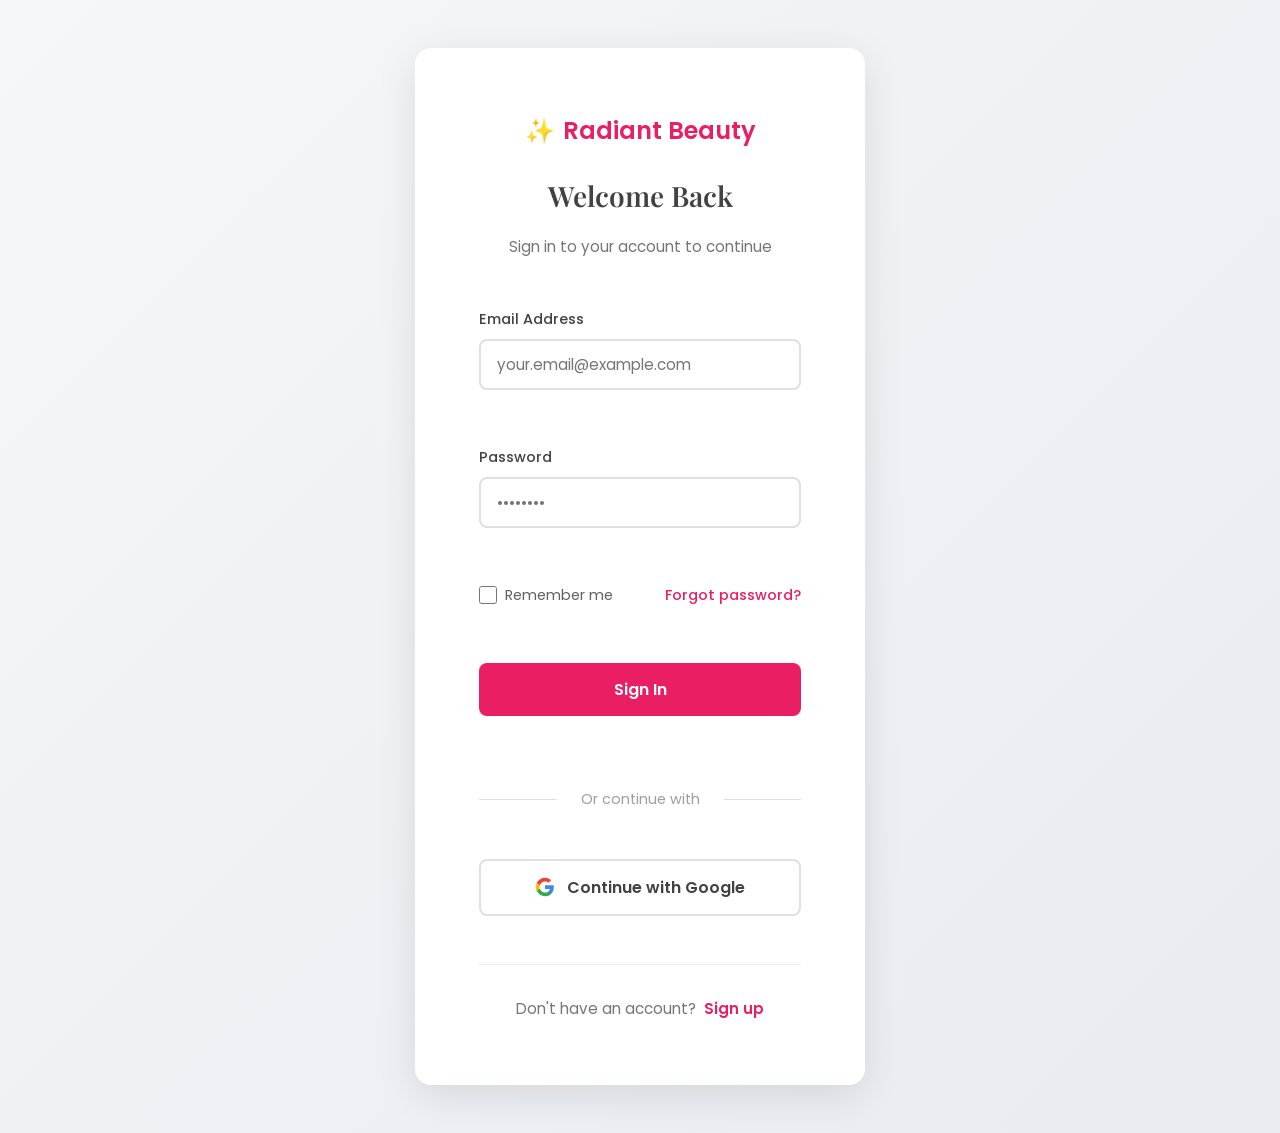
<file: dashboard.html>
<!DOCTYPE html>
<html lang="en">
<head>
    <meta charset="UTF-8">
    <meta name="viewport" content="width=device-width, initial-scale=1.0">
    <title>Dashboard - Radiant Beauty</title>
    <meta name="description" content="Your Radiant Beauty account dashboard.">
    <link rel="stylesheet" href="css/main.css">
    <link rel="stylesheet" href="css/responsive.css">
    <link rel="preconnect" href="https://fonts.googleapis.com">
    <link rel="preconnect" href="https://fonts.gstatic.com" crossorigin>
    <link href="https://fonts.googleapis.com/css2?family=Playfair+Display:wght@400;500;600;700&family=Poppins:wght@300;400;500;600&display=swap" rel="stylesheet">
</head>
<body>
    <!-- Header -->
    <header class="header" id="header">
        <nav class="nav container">
            <!-- Logo -->
            <a href="index.html" class="nav-logo">
                <span class="logo-icon">✨</span>
                <span class="logo-text">Radiant Beauty</span>
            </a>

            <!-- Main Navigation -->
            <div class="nav-menu" id="nav-menu">
                <ul class="nav-list">
                    <li class="nav-item">
                        <a href="index.html" class="nav-link" data-i18n="nav.home">Home</a>
                    </li>
                    <li class="nav-item">
                        <a href="professionals.html" class="nav-link" data-i18n="nav.professionals">Professionals</a>
                    </li>
                    <li class="nav-item">
                        <a href="contact.html" class="nav-link" data-i18n="nav.beautyPage">BeYouTy</a>
                    </li>
                </ul>

                <div class="nav-close" id="nav-close">
                    <span>&times;</span>
                </div>
            </div>

            <!-- Right Actions -->
            <div class="nav-actions">
                <!-- Language Switcher -->
                <div class="language-switcher">
                    <button class="language-btn" id="language-btn" aria-label="Select Language" title="Language">
                        <svg width="20" height="20" viewBox="0 0 24 24" fill="none" stroke="currentColor" stroke-width="2" stroke-linecap="round" stroke-linejoin="round">
                            <circle cx="12" cy="12" r="10"></circle>
                            <line x1="2" y1="12" x2="22" y2="12"></line>
                            <path d="M12 2a15.3 15.3 0 0 1 4 10 15.3 15.3 0 0 1-4 10 15.3 15.3 0 0 1-4-10 15.3 15.3 0 0 1 4-10z"></path>
                        </svg>
                        <span class="language-text" id="current-language">EN</span>
                    </button>
                    <div class="language-dropdown" id="language-dropdown">
                        <button class="language-option" data-lang="en">English</button>
                        <button class="language-option" data-lang="ru">Русский</button>
                        <button class="language-option" data-lang="uz">O'zbek</button>
                    </div>
                </div>

                <button class="nav-action-btn search-btn" id="search-btn" aria-label="Search" title="Search">
                    <svg width="20" height="20" viewBox="0 0 24 24" fill="none" stroke="currentColor" stroke-width="2" stroke-linecap="round" stroke-linejoin="round">
                        <circle cx="11" cy="11" r="8"></circle>
                        <path d="m21 21-4.35-4.35"></path>
                    </svg>
                </button>
                <a href="dashboard.html" class="nav-action-btn account-btn" aria-label="Account" title="Account">
                    <svg width="20" height="20" viewBox="0 0 24 24" fill="none" stroke="currentColor" stroke-width="2" stroke-linecap="round" stroke-linejoin="round">
                        <path d="M20 21v-2a4 4 0 0 0-4-4H8a4 4 0 0 0-4 4v2"></path>
                        <circle cx="12" cy="7" r="4"></circle>
                    </svg>
                    <span class="account-text" data-i18n="nav.account">Account</span>
                </a>
            </div>

            <!-- Mobile Toggle -->
            <div class="nav-toggle" id="nav-toggle">
                <span></span>
                <span></span>
                <span></span>
            </div>
        </nav>
    </header>

    <!-- Dashboard Section -->
    <section class="dashboard-section">
        <div class="container">
            <div class="dashboard-container">
                <!-- Dashboard Header -->
                <div class="dashboard-header">
                    <div class="user-welcome">
                        <img src="" alt="Profile" class="user-avatar" id="user-avatar">
                        <div class="user-info">
                            <h1 class="user-greeting">
                                <span data-i18n="dashboard.welcome">Welcome back,</span>
                                <span id="user-name">User</span>!
                            </h1>
                            <p class="user-email" id="user-email">user@example.com</p>
                        </div>
                    </div>
                    <button class="btn btn-secondary" id="logout-btn" data-i18n="dashboard.logout">Logout</button>
                </div>

                <!-- Dashboard Content -->
                <div class="dashboard-grid">
                    <!-- Account Info Card -->
                    <div class="dashboard-card">
                        <div class="card-header">
                            <h2 class="card-title" data-i18n="dashboard.accountInfo">Account Information</h2>
                        </div>
                        <div class="card-content">
                            <div class="info-row">
                                <span class="info-label" data-i18n="dashboard.nameLabel">Name:</span>
                                <span class="info-value" id="info-name">-</span>
                            </div>
                            <div class="info-row">
                                <span class="info-label" data-i18n="dashboard.emailLabel">Email:</span>
                                <span class="info-value" id="info-email">-</span>
                            </div>
                            <div class="info-row">
                                <span class="info-label" data-i18n="dashboard.memberSince">Member Since:</span>
                                <span class="info-value" id="member-since">-</span>
                            </div>
                            <div class="info-row">
                                <span class="info-label" data-i18n="dashboard.authProvider">Sign-in Method:</span>
                                <span class="info-value" id="auth-provider">-</span>
                            </div>
                        </div>
                    </div>

                    <!-- Quick Actions Card -->
                    <div class="dashboard-card">
                        <div class="card-header">
                            <h2 class="card-title" data-i18n="dashboard.quickActions">Quick Actions</h2>
                        </div>
                        <div class="card-content">
                            <a href="contact.html" class="action-btn">
                                <svg width="20" height="20" viewBox="0 0 24 24" fill="none" stroke="currentColor" stroke-width="2">
                                    <rect x="3" y="4" width="18" height="18" rx="2" ry="2"></rect>
                                    <line x1="16" y1="2" x2="16" y2="6"></line>
                                    <line x1="8" y1="2" x2="8" y2="6"></line>
                                    <line x1="3" y1="10" x2="21" y2="10"></line>
                                </svg>
                                <span data-i18n="dashboard.bookService">Book a Service</span>
                            </a>
                            <a href="professionals.html" class="action-btn">
                                <svg width="20" height="20" viewBox="0 0 24 24" fill="none" stroke="currentColor" stroke-width="2">
                                    <path d="M17 21v-2a4 4 0 0 0-4-4H5a4 4 0 0 0-4 4v2"></path>
                                    <circle cx="9" cy="7" r="4"></circle>
                                    <path d="M23 21v-2a4 4 0 0 0-3-3.87"></path>
                                    <path d="M16 3.13a4 4 0 0 1 0 7.75"></path>
                                </svg>
                                <span data-i18n="dashboard.browseProfessionals">Browse Professionals</span>
                            </a>
                        </div>
                    </div>
                </div>
            </div>
        </div>
    </section>

    <!-- Footer -->
    <footer class="footer">
        <div class="container">
            <div class="footer-content">
                <div class="footer-brand">
                    <div class="footer-logo">
                        <span class="logo-icon">✨</span>
                        <span class="logo-text">Radiant Beauty</span>
                    </div>
                    <p class="footer-description" data-i18n="footer.description">
                        Your complete beauty guide for makeup, hair, nails, and skincare.
                    </p>
                </div>

                <div class="footer-links">
                    <div class="footer-column">
                        <h3 class="footer-title" data-i18n="footer.quickLinks">Quick Links</h3>
                        <ul class="footer-list">
                            <li><a href="index.html" data-i18n="nav.home">Home</a></li>
                            <li><a href="professionals.html" data-i18n="nav.professionals">Professionals</a></li>
                            <li><a href="contact.html" data-i18n="nav.beautyPage">BeYouTy</a></li>
                        </ul>
                    </div>
                </div>
            </div>

            <div class="footer-bottom">
                <p>&copy; 2024 Radiant Beauty. <span data-i18n="footer.rights">All rights reserved.</span></p>
            </div>
        </div>
    </footer>

    <!-- Scripts -->
    <script src="js/i18n.js"></script>
    <script src="js/language-switcher.js"></script>
    <script src="js/main.js"></script>
    <script src="js/auth.js"></script>
    <script src="js/dashboard.js"></script>
</body>
</html>
</file>
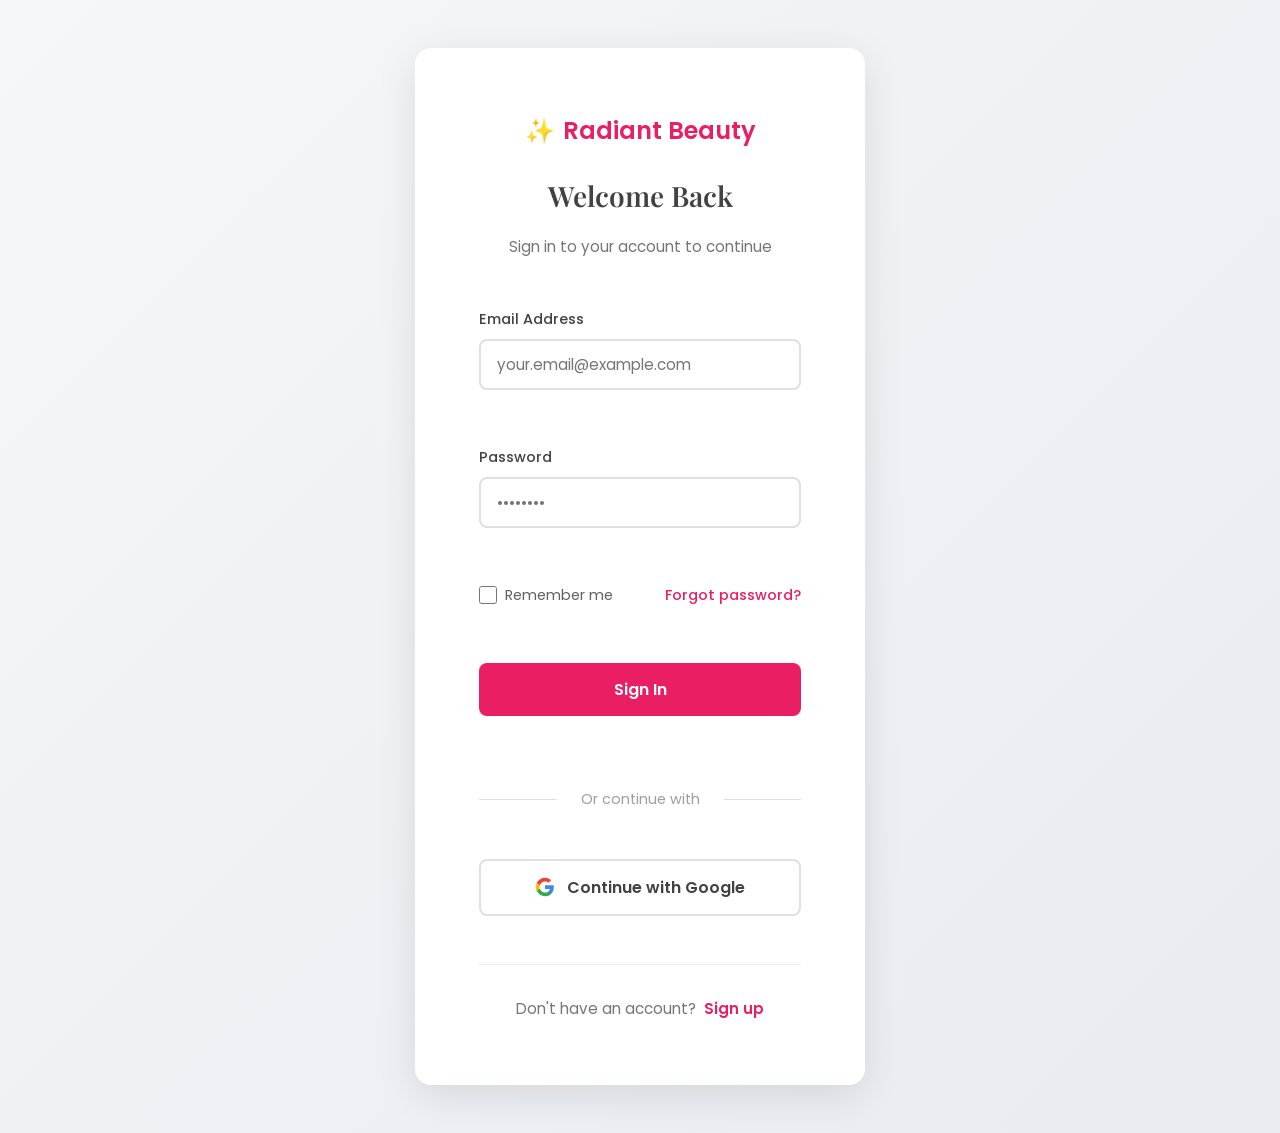
<file: login.html>
<!DOCTYPE html>
<html lang="en">
<head>
    <meta charset="UTF-8">
    <meta name="viewport" content="width=device-width, initial-scale=1.0">
    <title>Login - Radiant Beauty</title>
    <meta name="description" content="Sign in to your Radiant Beauty account to book services and connect with professionals.">
    <link rel="stylesheet" href="css/main.css">
    <link rel="stylesheet" href="css/responsive.css">
    <link rel="preconnect" href="https://fonts.googleapis.com">
    <link rel="preconnect" href="https://fonts.gstatic.com" crossorigin>
    <link href="https://fonts.googleapis.com/css2?family=Playfair+Display:wght@400;500;600;700&family=Poppins:wght@300;400;500;600&display=swap" rel="stylesheet">
    <style>
        .auth-container {
            min-height: 100vh;
            display: flex;
            align-items: center;
            justify-content: center;
            padding: var(--spacing-xl) var(--spacing-md);
            background: linear-gradient(135deg, #f5f7fa 0%, #e8ebf0 100%);
        }

        .auth-card {
            background: white;
            border-radius: 16px;
            box-shadow: 0 10px 40px rgba(0, 0, 0, 0.1);
            padding: var(--spacing-2xl);
            max-width: 450px;
            width: 100%;
        }

        .auth-header {
            text-align: center;
            margin-bottom: var(--spacing-xl);
        }

        .auth-logo {
            display: inline-flex;
            align-items: center;
            gap: 8px;
            font-size: 1.5rem;
            font-weight: 600;
            color: var(--primary-color);
            text-decoration: none;
            margin-bottom: var(--spacing-md);
        }

        .auth-title {
            font-size: 1.75rem;
            font-weight: 600;
            color: var(--dark-color);
            margin-bottom: var(--spacing-sm);
        }

        .auth-subtitle {
            color: var(--gray-600);
            font-size: 0.95rem;
        }

        .auth-form {
            margin-top: var(--spacing-xl);
        }

        .form-group {
            margin-bottom: var(--spacing-lg);
        }

        .form-label {
            display: block;
            font-weight: 500;
            color: var(--dark-color);
            margin-bottom: var(--spacing-xs);
            font-size: 0.9rem;
        }

        .form-input {
            width: 100%;
            padding: 12px 16px;
            border: 2px solid var(--gray-300);
            border-radius: 8px;
            font-size: 0.95rem;
            transition: all 0.3s ease;
            font-family: 'Poppins', sans-serif;
        }

        .form-input:focus {
            outline: none;
            border-color: var(--primary-color);
            box-shadow: 0 0 0 3px rgba(233, 30, 99, 0.1);
        }

        .form-footer {
            display: flex;
            justify-content: space-between;
            align-items: center;
            margin-bottom: var(--spacing-lg);
        }

        .remember-me {
            display: flex;
            align-items: center;
            gap: 8px;
            font-size: 0.9rem;
            color: var(--gray-700);
        }

        .remember-me input[type="checkbox"] {
            width: 18px;
            height: 18px;
            cursor: pointer;
        }

        .forgot-password {
            font-size: 0.9rem;
            color: var(--primary-color);
            text-decoration: none;
            font-weight: 500;
        }

        .forgot-password:hover {
            text-decoration: underline;
        }

        .btn-auth {
            width: 100%;
            padding: 14px;
            border: none;
            border-radius: 8px;
            font-size: 1rem;
            font-weight: 600;
            cursor: pointer;
            transition: all 0.3s ease;
            font-family: 'Poppins', sans-serif;
        }

        .btn-auth-primary {
            background: var(--primary-color);
            color: white;
            margin-bottom: var(--spacing-md);
        }

        .btn-auth-primary:hover {
            background: var(--secondary-color);
            transform: translateY(-2px);
            box-shadow: 0 4px 12px rgba(233, 30, 99, 0.3);
        }

        .divider {
            display: flex;
            align-items: center;
            text-align: center;
            margin: var(--spacing-xl) 0;
            color: var(--gray-500);
            font-size: 0.9rem;
        }

        .divider::before,
        .divider::after {
            content: '';
            flex: 1;
            border-bottom: 1px solid var(--gray-300);
        }

        .divider span {
            padding: 0 var(--spacing-md);
        }

        .btn-google {
            width: 100%;
            padding: 14px;
            border: 2px solid var(--gray-300);
            border-radius: 8px;
            font-size: 1rem;
            font-weight: 600;
            cursor: pointer;
            background: white;
            color: var(--dark-color);
            display: flex;
            align-items: center;
            justify-content: center;
            gap: 12px;
            transition: all 0.3s ease;
            font-family: 'Poppins', sans-serif;
        }

        .btn-google:hover {
            border-color: var(--primary-color);
            background: #fafafa;
            transform: translateY(-2px);
            box-shadow: 0 4px 12px rgba(0, 0, 0, 0.1);
        }

        .google-icon {
            width: 20px;
            height: 20px;
        }

        .auth-switch {
            text-align: center;
            margin-top: var(--spacing-xl);
            padding-top: var(--spacing-lg);
            border-top: 1px solid var(--gray-200);
            color: var(--gray-600);
            font-size: 0.95rem;
        }

        .auth-switch a {
            color: var(--primary-color);
            font-weight: 600;
            text-decoration: none;
            margin-left: 4px;
        }

        .auth-switch a:hover {
            text-decoration: underline;
        }

        .error-message {
            background: #fee;
            color: #c33;
            padding: 12px;
            border-radius: 8px;
            margin-bottom: var(--spacing-md);
            font-size: 0.9rem;
            display: none;
        }

        .error-message.show {
            display: block;
        }

        @media (max-width: 768px) {
            .auth-card {
                padding: var(--spacing-xl) var(--spacing-lg);
            }

            .auth-title {
                font-size: 1.5rem;
            }
        }
    </style>
</head>
<body>
    <!-- Auth Container -->
    <div class="auth-container">
        <div class="auth-card">
            <!-- Header -->
            <div class="auth-header">
                <a href="index.html" class="auth-logo">
                    <span>✨</span>
                    <span>Radiant Beauty</span>
                </a>
                <h1 class="auth-title" data-i18n="auth.loginTitle">Welcome Back</h1>
                <p class="auth-subtitle" data-i18n="auth.loginSubtitle">Sign in to your account to continue</p>
            </div>

            <!-- Error Message -->
            <div class="error-message" id="error-message"></div>

            <!-- Login Form -->
            <form class="auth-form" id="login-form">
                <div class="form-group">
                    <label class="form-label" for="email" data-i18n="auth.emailLabel">Email Address</label>
                    <input
                        type="email"
                        id="email"
                        class="form-input"
                        placeholder="your.email@example.com"
                        data-i18n-placeholder="auth.emailPlaceholder"
                        required
                    >
                </div>

                <div class="form-group">
                    <label class="form-label" for="password" data-i18n="auth.passwordLabel">Password</label>
                    <input
                        type="password"
                        id="password"
                        class="form-input"
                        placeholder="••••••••"
                        data-i18n-placeholder="auth.passwordPlaceholder"
                        required
                    >
                </div>

                <div class="form-footer">
                    <label class="remember-me">
                        <input type="checkbox" id="remember-me">
                        <span data-i18n="auth.rememberMe">Remember me</span>
                    </label>
                    <a href="#" class="forgot-password" data-i18n="auth.forgotPassword">Forgot password?</a>
                </div>

                <button type="submit" class="btn-auth btn-auth-primary" data-i18n="auth.signInButton">Sign In</button>
            </form>

            <!-- Divider -->
            <div class="divider">
                <span data-i18n="auth.orContinueWith">Or continue with</span>
            </div>

            <!-- Google Sign-In Button -->
            <button type="button" class="btn-google" id="google-signin-btn">
                <svg class="google-icon" viewBox="0 0 24 24" xmlns="http://www.w3.org/2000/svg">
                    <path d="M22.56 12.25c0-.78-.07-1.53-.2-2.25H12v4.26h5.92c-.26 1.37-1.04 2.53-2.21 3.31v2.77h3.57c2.08-1.92 3.28-4.74 3.28-8.09z" fill="#4285F4"/>
                    <path d="M12 23c2.97 0 5.46-.98 7.28-2.66l-3.57-2.77c-.98.66-2.23 1.06-3.71 1.06-2.86 0-5.29-1.93-6.16-4.53H2.18v2.84C3.99 20.53 7.7 23 12 23z" fill="#34A853"/>
                    <path d="M5.84 14.09c-.22-.66-.35-1.36-.35-2.09s.13-1.43.35-2.09V7.07H2.18C1.43 8.55 1 10.22 1 12s.43 3.45 1.18 4.93l2.85-2.22.81-.62z" fill="#FBBC05"/>
                    <path d="M12 5.38c1.62 0 3.06.56 4.21 1.64l3.15-3.15C17.45 2.09 14.97 1 12 1 7.7 1 3.99 3.47 2.18 7.07l3.66 2.84c.87-2.6 3.3-4.53 6.16-4.53z" fill="#EA4335"/>
                </svg>
                <span data-i18n="auth.continueWithGoogle">Continue with Google</span>
            </button>

            <!-- Switch to Sign Up -->
            <div class="auth-switch">
                <span data-i18n="auth.noAccount">Don't have an account?</span>
                <a href="register.html" data-i18n="auth.signUpLink">Sign up</a>
            </div>
        </div>
    </div>

    <!-- Scripts -->
    <script src="js/i18n.js"></script>
    <script src="js/language-switcher.js"></script>
    <script src="js/auth.js"></script>
    <script src="https://accounts.google.com/gsi/client" async defer></script>
</body>
</html>
</file>
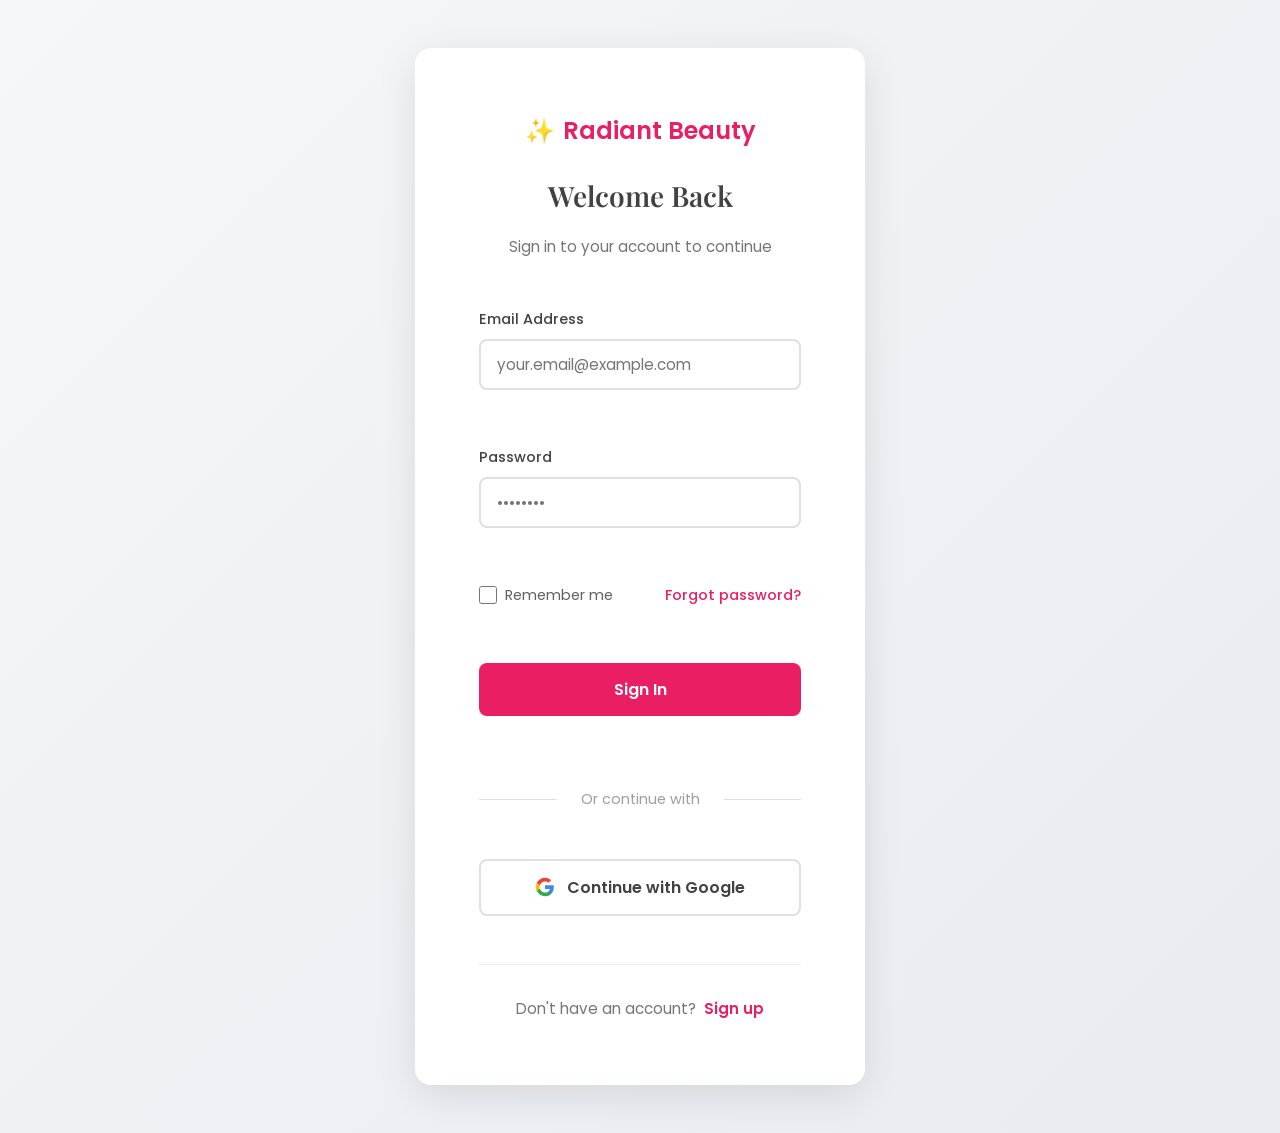
<file: onboarding.html>
<!DOCTYPE html>
<html lang="en">
<head>
    <meta charset="UTF-8">
    <meta name="viewport" content="width=device-width, initial-scale=1.0">
    <title>Welcome - Choose Your Role - Radiant Beauty</title>
    <meta name="description" content="Choose your role to get started with Radiant Beauty Platform.">
    <link rel="stylesheet" href="css/main.css">
    <link rel="stylesheet" href="css/responsive.css">
    <link rel="preconnect" href="https://fonts.googleapis.com">
    <link rel="preconnect" href="https://fonts.gstatic.com" crossorigin>
    <link href="https://fonts.googleapis.com/css2?family=Playfair+Display:wght@400;500;600;700&family=Poppins:wght@300;400;500;600&display=swap" rel="stylesheet">
</head>
<body class="onboarding-page">
    <!-- Minimal Header -->
    <header class="header" id="header" style="background: transparent; box-shadow: none;">
        <nav class="nav container">
            <a href="index.html" class="nav-logo">
                <span class="logo-icon">✨</span>
                <span class="logo-text">Radiant Beauty</span>
            </a>
        </nav>
    </header>

    <!-- Onboarding Section -->
    <section class="onboarding-section">
        <div class="container">
            <div class="onboarding-content">
                <div class="onboarding-header">
                    <h1 class="onboarding-title" data-i18n="onboarding.title">Welcome! Let's get you started</h1>
                    <p class="onboarding-subtitle" data-i18n="onboarding.subtitle">Choose your role to personalize your experience</p>
                </div>

                <div class="role-selection">
                    <!-- Client Role Card -->
                    <div class="role-card" id="client-role-card">
                        <div class="role-icon">
                            <svg width="64" height="64" viewBox="0 0 24 24" fill="none" stroke="currentColor" stroke-width="2">
                                <path d="M17 21v-2a4 4 0 0 0-4-4H5a4 4 0 0 0-4 4v2"></path>
                                <circle cx="9" cy="7" r="4"></circle>
                                <path d="M23 21v-2a4 4 0 0 0-3-3.87"></path>
                                <path d="M16 3.13a4 4 0 0 1 0 7.75"></path>
                            </svg>
                        </div>
                        <h2 class="role-title" data-i18n="onboarding.clientTitle">I'm a Client</h2>
                        <p class="role-description" data-i18n="onboarding.clientDesc">Book beauty services and manage appointments</p>
                        <ul class="role-features">
                            <li data-i18n="onboarding.clientFeature1">Browse beauty professionals</li>
                            <li data-i18n="onboarding.clientFeature2">Book appointments</li>
                            <li data-i18n="onboarding.clientFeature3">Save favorites</li>
                            <li data-i18n="onboarding.clientFeature4">Leave reviews</li>
                        </ul>
                        <button class="btn btn-primary btn-large btn-block select-role-btn" data-role="client">
                            <span data-i18n="onboarding.continueAsClient">Continue as Client</span>
                        </button>
                    </div>

                    <!-- Professional Role Card -->
                    <div class="role-card" id="professional-role-card">
                        <div class="role-icon">
                            <svg width="64" height="64" viewBox="0 0 24 24" fill="none" stroke="currentColor" stroke-width="2">
                                <rect x="2" y="7" width="20" height="14" rx="2" ry="2"></rect>
                                <path d="M16 21V5a2 2 0 0 0-2-2h-4a2 2 0 0 0-2 2v16"></path>
                            </svg>
                        </div>
                        <h2 class="role-title" data-i18n="onboarding.professionalTitle">I'm a Professional</h2>
                        <p class="role-description" data-i18n="onboarding.professionalDesc">Offer beauty services and grow your business</p>
                        <ul class="role-features">
                            <li data-i18n="onboarding.professionalFeature1">Create professional profile</li>
                            <li data-i18n="onboarding.professionalFeature2">Manage services & pricing</li>
                            <li data-i18n="onboarding.professionalFeature3">Control availability</li>
                            <li data-i18n="onboarding.professionalFeature4">Accept bookings</li>
                        </ul>
                        <button class="btn btn-primary btn-large btn-block select-role-btn" data-role="professional">
                            <span data-i18n="onboarding.continueAsProfessional">Continue as Professional</span>
                        </button>
                    </div>
                </div>

                <p class="onboarding-note" data-i18n="onboarding.note">You can change your role later in settings</p>
            </div>
        </div>
    </section>

    <script src="js/i18n.js"></script>
    <script src="js/language-switcher.js"></script>
    <script src="js/auth.js"></script>
    <script>
        // Protect page - require authentication
        document.addEventListener('DOMContentLoaded', function() {
            // Check if user is logged in
            if (!isLoggedIn()) {
                window.location.href = 'login.html';
                return;
            }

            // Check if user already has a role (skip onboarding)
            if (hasCompletedOnboarding()) {
                redirectToDashboard();
                return;
            }

            // Initialize role selection
            initRoleSelection();
        });

        function initRoleSelection() {
            const roleCards = document.querySelectorAll('.role-card');
            const selectBtns = document.querySelectorAll('.select-role-btn');

            // Add hover effect
            roleCards.forEach(card => {
                card.addEventListener('mouseenter', function() {
                    this.classList.add('hover');
                });
                card.addEventListener('mouseleave', function() {
                    this.classList.remove('hover');
                });
            });

            // Handle role selection
            selectBtns.forEach(btn => {
                btn.addEventListener('click', function() {
                    const role = this.dataset.role;
                    selectRole(role);
                });
            });
        }

        function selectRole(role) {
            try {
                // Set role
                setUserRole(role);

                // Show success feedback
                showRoleSelected(role);

                // Redirect to appropriate dashboard after short delay
                setTimeout(() => {
                    redirectToDashboard();
                }, 1500);
            } catch (error) {
                console.error('Error setting role:', error);
                alert('Failed to set role. Please try again.');
            }
        }

        function showRoleSelected(role) {
            const selectedCard = document.querySelector(`[data-role="${role}"]`).closest('.role-card');
            selectedCard.classList.add('selected');

            const btn = selectedCard.querySelector('.select-role-btn');
            btn.innerHTML = '<span>✓ Role Selected</span>';
            btn.disabled = true;
        }
    </script>
</body>
</html>
</file>
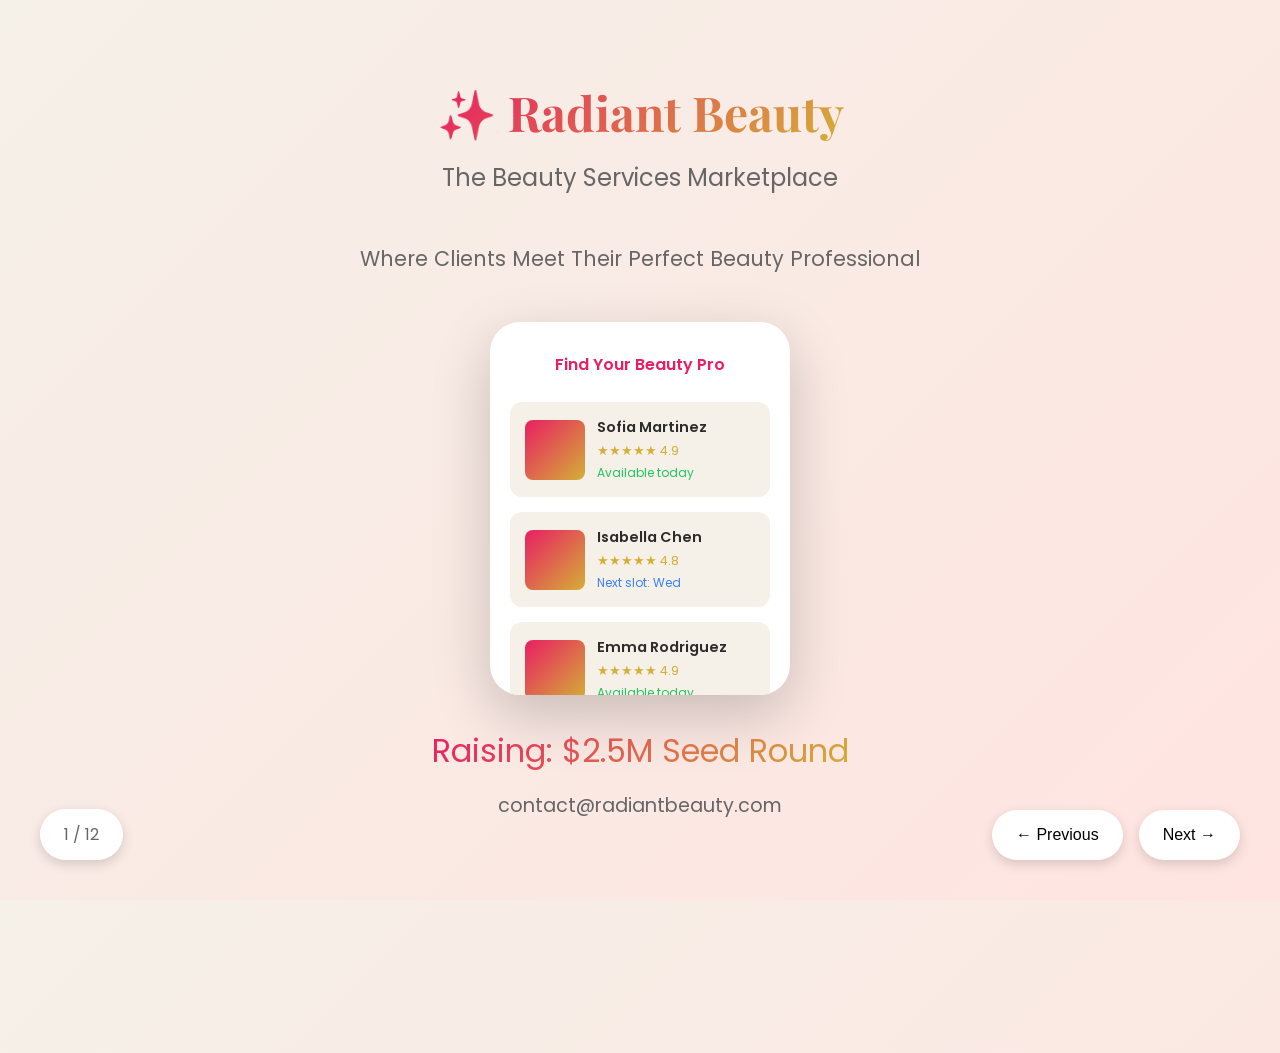
<file: pitch.html>
<!DOCTYPE html>
<html lang="en">
<head>
    <meta charset="UTF-8">
    <meta name="viewport" content="width=device-width, initial-scale=1.0">
    <title>Radiant Beauty - Investor Pitch Deck</title>
    <link rel="preconnect" href="https://fonts.googleapis.com">
    <link rel="preconnect" href="https://fonts.gstatic.com" crossorigin>
    <link href="https://fonts.googleapis.com/css2?family=Playfair+Display:wght@400;500;600;700&family=Poppins:wght@300;400;500;600;700&display=swap" rel="stylesheet">
    <style>
        * {
            margin: 0;
            padding: 0;
            box-sizing: border-box;
        }

        :root {
            --rose-gold: #D4AF37;
            --soft-pink: #E91E63;
            --nude-beige: #F5F0E8;
            --cream-white: #FAFAFA;
            --charcoal: #2C2C2C;
            --warm-gray: #666666;
            --light-gray: #E8E8E8;
            --success-green: #22C55E;
            --trust-blue: #3B82F6;
        }

        body {
            font-family: 'Poppins', sans-serif;
            background: linear-gradient(135deg, var(--nude-beige), #FFE4E1);
            overflow: hidden;
            color: var(--charcoal);
        }

        .presentation {
            width: 100vw;
            height: 100vh;
            position: relative;
        }

        .slide {
            position: absolute;
            top: 0;
            left: 0;
            width: 100%;
            height: 100%;
            display: flex;
            flex-direction: column;
            justify-content: center;
            align-items: center;
            padding: 80px 100px;
            opacity: 0;
            transform: translateX(100%);
            transition: all 0.6s cubic-bezier(0.4, 0, 0.2, 1);
        }

        .slide.active {
            opacity: 1;
            transform: translateX(0);
            z-index: 1;
        }

        .slide.prev {
            transform: translateX(-100%);
            opacity: 0;
        }

        h1 {
            font-family: 'Playfair Display', serif;
            font-weight: 700;
            font-size: 3.5rem;
            color: var(--charcoal);
            margin-bottom: 1.5rem;
            text-align: center;
        }

        h2 {
            font-family: 'Playfair Display', serif;
            font-weight: 600;
            font-size: 2.5rem;
            color: var(--charcoal);
            margin-bottom: 2rem;
        }

        .subtitle {
            font-size: 1.5rem;
            color: var(--warm-gray);
            margin-bottom: 3rem;
            text-align: center;
        }

        .logo {
            font-family: 'Playfair Display', serif;
            font-size: 3rem;
            background: linear-gradient(135deg, var(--soft-pink), var(--rose-gold));
            -webkit-background-clip: text;
            -webkit-text-fill-color: transparent;
            margin-bottom: 1rem;
        }

        .metrics-grid {
            display: grid;
            grid-template-columns: repeat(3, 1fr);
            gap: 2rem;
            width: 100%;
            max-width: 1200px;
            margin: 2rem 0;
        }

        .metric-card {
            background: white;
            padding: 2rem;
            border-radius: 16px;
            box-shadow: 0 4px 20px rgba(0, 0, 0, 0.08);
            text-align: center;
            transition: transform 0.3s ease;
        }

        .metric-card:hover {
            transform: translateY(-8px);
        }

        .metric-number {
            font-family: 'Playfair Display', serif;
            font-size: 4rem;
            font-weight: 700;
            background: linear-gradient(135deg, var(--soft-pink), var(--rose-gold));
            -webkit-background-clip: text;
            -webkit-text-fill-color: transparent;
            margin-bottom: 0.5rem;
        }

        .metric-label {
            font-size: 1.2rem;
            color: var(--warm-gray);
        }

        .content-box {
            background: white;
            padding: 3rem;
            border-radius: 16px;
            box-shadow: 0 4px 20px rgba(0, 0, 0, 0.08);
            max-width: 900px;
            width: 100%;
        }

        .bullet-list {
            list-style: none;
            margin: 2rem 0;
        }

        .bullet-list li {
            font-size: 1.3rem;
            padding: 1rem 0;
            padding-left: 2rem;
            position: relative;
            color: var(--charcoal);
        }

        .bullet-list li:before {
            content: "→";
            position: absolute;
            left: 0;
            color: var(--rose-gold);
            font-weight: bold;
        }

        .two-column {
            display: grid;
            grid-template-columns: 1fr 1fr;
            gap: 2rem;
            width: 100%;
            max-width: 1200px;
        }

        .card {
            background: white;
            padding: 2.5rem;
            border-radius: 16px;
            box-shadow: 0 4px 20px rgba(0, 0, 0, 0.08);
        }

        .card h3 {
            font-size: 1.8rem;
            margin-bottom: 1.5rem;
            color: var(--soft-pink);
        }

        .card ul {
            list-style: none;
        }

        .card li {
            font-size: 1.1rem;
            padding: 0.5rem 0;
            padding-left: 1.5rem;
            position: relative;
        }

        .card li:before {
            content: "✓";
            position: absolute;
            left: 0;
            color: var(--success-green);
            font-weight: bold;
        }

        .navigation {
            position: fixed;
            bottom: 40px;
            right: 40px;
            display: flex;
            gap: 1rem;
            z-index: 1000;
        }

        .nav-btn {
            background: white;
            border: none;
            padding: 1rem 1.5rem;
            border-radius: 50px;
            cursor: pointer;
            font-size: 1rem;
            box-shadow: 0 4px 12px rgba(0, 0, 0, 0.15);
            transition: all 0.3s ease;
        }

        .nav-btn:hover {
            transform: scale(1.05);
            box-shadow: 0 6px 20px rgba(0, 0, 0, 0.2);
        }

        .progress {
            position: fixed;
            bottom: 40px;
            left: 40px;
            color: var(--warm-gray);
            font-size: 1rem;
            background: white;
            padding: 0.8rem 1.5rem;
            border-radius: 50px;
            box-shadow: 0 4px 12px rgba(0, 0, 0, 0.15);
            z-index: 1000;
        }

        .highlight {
            color: var(--soft-pink);
            font-weight: 600;
        }

        .gradient-text {
            background: linear-gradient(135deg, var(--soft-pink), var(--rose-gold));
            -webkit-background-clip: text;
            -webkit-text-fill-color: transparent;
        }

        .stat-row {
            display: flex;
            justify-content: space-around;
            width: 100%;
            max-width: 1000px;
            margin: 2rem 0;
        }

        .stat {
            text-align: center;
        }

        .stat-value {
            font-family: 'Playfair Display', serif;
            font-size: 3.5rem;
            font-weight: 700;
            color: var(--soft-pink);
        }

        .stat-desc {
            font-size: 1.1rem;
            color: var(--warm-gray);
            margin-top: 0.5rem;
        }

        .table {
            width: 100%;
            border-collapse: separate;
            border-spacing: 0;
            margin: 2rem 0;
        }

        .table th {
            background: linear-gradient(135deg, var(--soft-pink), var(--rose-gold));
            color: white;
            padding: 1rem;
            font-weight: 600;
            text-align: left;
        }

        .table th:first-child {
            border-radius: 12px 0 0 0;
        }

        .table th:last-child {
            border-radius: 0 12px 0 0;
        }

        .table td {
            padding: 1rem;
            background: white;
            border-bottom: 1px solid var(--light-gray);
        }

        .table tr:last-child td:first-child {
            border-radius: 0 0 0 12px;
        }

        .table tr:last-child td:last-child {
            border-radius: 0 0 12px 0;
        }

        .badge {
            background: var(--success-green);
            color: white;
            padding: 0.3rem 0.8rem;
            border-radius: 20px;
            font-size: 0.9rem;
            font-weight: 600;
        }

        .mockup {
            width: 300px;
            height: 600px;
            background: white;
            border-radius: 30px;
            box-shadow: 0 20px 60px rgba(0, 0, 0, 0.2);
            padding: 20px;
            display: flex;
            flex-direction: column;
            gap: 15px;
            overflow: hidden;
        }

        .mockup-card {
            background: var(--nude-beige);
            border-radius: 12px;
            padding: 15px;
            display: flex;
            gap: 12px;
            align-items: center;
        }

        .mockup-img {
            width: 60px;
            height: 60px;
            border-radius: 8px;
            background: linear-gradient(135deg, var(--soft-pink), var(--rose-gold));
        }

        .mockup-info {
            flex: 1;
        }

        .mockup-name {
            font-weight: 600;
            font-size: 0.9rem;
            margin-bottom: 4px;
        }

        .mockup-rating {
            font-size: 0.8rem;
            color: var(--rose-gold);
        }

        .funding-ask {
            font-size: 2rem;
            color: var(--warm-gray);
            margin-top: 2rem;
        }

        .contact {
            font-size: 1.2rem;
            color: var(--warm-gray);
            margin-top: 1rem;
        }

        .phase-card {
            background: white;
            padding: 2rem;
            border-radius: 16px;
            margin: 1rem 0;
            border-left: 6px solid var(--rose-gold);
        }

        .phase-title {
            font-size: 1.5rem;
            font-weight: 600;
            color: var(--soft-pink);
            margin-bottom: 1rem;
        }

        .use-of-funds {
            width: 100%;
            max-width: 800px;
            margin: 2rem 0;
        }

        .fund-bar {
            display: flex;
            height: 80px;
            border-radius: 12px;
            overflow: hidden;
            box-shadow: 0 4px 20px rgba(0, 0, 0, 0.08);
            margin-bottom: 2rem;
        }

        .fund-segment {
            display: flex;
            align-items: center;
            justify-content: center;
            color: white;
            font-weight: 600;
            font-size: 1.5rem;
            position: relative;
        }

        .fund-segment:nth-child(1) { background: var(--rose-gold); }
        .fund-segment:nth-child(2) { background: var(--soft-pink); }
        .fund-segment:nth-child(3) { background: var(--trust-blue); }
        .fund-segment:nth-child(4) { background: var(--warm-gray); }

        .fund-label {
            display: flex;
            justify-content: space-between;
            padding: 1rem;
            font-size: 1.1rem;
        }

        @media (max-width: 768px) {
            .slide {
                padding: 40px 20px;
            }

            h1 {
                font-size: 2rem;
            }

            h2 {
                font-size: 1.8rem;
            }

            .metrics-grid {
                grid-template-columns: 1fr;
                gap: 1rem;
            }

            .two-column {
                grid-template-columns: 1fr;
            }

            .navigation {
                bottom: 20px;
                right: 20px;
            }

            .progress {
                bottom: 20px;
                left: 20px;
            }
        }

        @media print {
            .navigation, .progress {
                display: none;
            }

            .slide {
                page-break-after: always;
                position: relative;
                opacity: 1 !important;
                transform: none !important;
                padding: 40px;
            }
        }
    </style>
</head>
<body>
    <div class="presentation">
        <!-- Slide 1: Cover -->
        <div class="slide active" data-slide="1">
            <h1 class="logo">✨ Radiant Beauty</h1>
            <p class="subtitle">The Beauty Services Marketplace</p>
            <p style="font-size: 1.3rem; color: var(--warm-gray); text-align: center; max-width: 700px; margin-bottom: 3rem;">
                Where Clients Meet Their Perfect Beauty Professional
            </p>

            <div class="mockup">
                <div style="text-align: center; padding: 10px; font-weight: 600; color: var(--soft-pink);">
                    Find Your Beauty Pro
                </div>
                <div class="mockup-card">
                    <div class="mockup-img"></div>
                    <div class="mockup-info">
                        <div class="mockup-name">Sofia Martinez</div>
                        <div class="mockup-rating">★★★★★ 4.9</div>
                        <div style="font-size: 0.75rem; color: var(--success-green); margin-top: 4px;">Available today</div>
                    </div>
                </div>
                <div class="mockup-card">
                    <div class="mockup-img"></div>
                    <div class="mockup-info">
                        <div class="mockup-name">Isabella Chen</div>
                        <div class="mockup-rating">★★★★★ 4.8</div>
                        <div style="font-size: 0.75rem; color: var(--trust-blue); margin-top: 4px;">Next slot: Wed</div>
                    </div>
                </div>
                <div class="mockup-card">
                    <div class="mockup-img"></div>
                    <div class="mockup-info">
                        <div class="mockup-name">Emma Rodriguez</div>
                        <div class="mockup-rating">★★★★★ 4.9</div>
                        <div style="font-size: 0.75rem; color: var(--success-green); margin-top: 4px;">Available today</div>
                    </div>
                </div>
            </div>

            <p class="funding-ask"><span class="gradient-text">Raising: $2.5M Seed Round</span></p>
            <p class="contact">contact@radiantbeauty.com</p>
        </div>

        <!-- Slide 2: Problem -->
        <div class="slide" data-slide="2">
            <h2>THE <span class="gradient-text">$532B</span> BEAUTY MARKET RUNS ON CHAOS</h2>

            <div class="metrics-grid">
                <div class="metric-card">
                    <div class="metric-number">78%</div>
                    <div class="metric-label">Bookings via Phone/Messengers</div>
                </div>
                <div class="metric-card">
                    <div class="metric-number">30%</div>
                    <div class="metric-label">Revenue Lost to Scheduling Gaps</div>
                </div>
                <div class="metric-card">
                    <div class="metric-number">2+hrs</div>
                    <div class="metric-label">Client Time to Find & Book</div>
                </div>
            </div>

            <div class="content-box">
                <h3 style="margin-bottom: 1.5rem; color: var(--soft-pink);">Pain Points:</h3>
                <ul class="bullet-list">
                    <li><strong>Clients:</strong> 2+ hours wasted searching, vetting, and booking</li>
                    <li><strong>Professionals:</strong> Manual scheduling, frequent no-shows, admin chaos</li>
                    <li><strong>Market:</strong> Zero transparency on pricing, quality, or availability</li>
                </ul>
                <p style="margin-top: 2rem; font-size: 1.3rem; color: var(--charcoal); font-weight: 500;">
                    Result: Fragmented market, inefficient matching, money left on table
                </p>
            </div>
        </div>

        <!-- Slide 3: Solution -->
        <div class="slide" data-slide="3">
            <h2>TWO-SIDED MARKETPLACE THAT WORKS</h2>

            <div class="two-column">
                <div class="card" style="background: linear-gradient(135deg, #FFF5F7, white);">
                    <h3>FOR CLIENTS</h3>
                    <ul>
                        <li>Find in 60 seconds</li>
                        <li>Transparent pricing</li>
                        <li>Book 24/7</li>
                        <li>Reviews (4.9★ avg)</li>
                        <li>Portfolio previews</li>
                    </ul>
                </div>
                <div class="card" style="background: linear-gradient(135deg, #FFF9E6, white);">
                    <h3>FOR PROFESSIONALS</h3>
                    <ul>
                        <li>+30% utilization</li>
                        <li>Automated scheduling</li>
                        <li>Payment processing</li>
                        <li>Client CRM</li>
                        <li>Marketing tools</li>
                    </ul>
                </div>
            </div>

            <div style="background: linear-gradient(135deg, var(--soft-pink), var(--rose-gold)); color: white; padding: 2rem; border-radius: 16px; margin-top: 2rem; max-width: 900px; text-align: center;">
                <p style="font-size: 1.4rem; font-style: italic;">
                    "Beauty is high-trust, high-repeat. We build trust at scale."
                </p>
            </div>
        </div>

        <!-- Slide 4: Market Opportunity -->
        <div class="slide" data-slide="4">
            <h2><span class="gradient-text">$532B</span> GLOBAL BEAUTY SERVICES MARKET</h2>

            <div class="stat-row">
                <div class="stat">
                    <div class="stat-value">$145B</div>
                    <div class="stat-desc">TAM<br>(US + EU)</div>
                </div>
                <div class="stat">
                    <div class="stat-value">$38B</div>
                    <div class="stat-desc">SAM<br>(Independent Pros)</div>
                </div>
                <div class="stat">
                    <div class="stat-value">$2.8B</div>
                    <div class="stat-desc">SOM<br>(3-year target)</div>
                </div>
            </div>

            <div class="content-box">
                <h3 style="margin-bottom: 1.5rem; color: var(--soft-pink);">Market Dynamics:</h3>
                <div class="metrics-grid">
                    <div class="metric-card">
                        <div class="metric-number" style="font-size: 3rem;">41%</div>
                        <div class="metric-label">CAGR<br>2024-2028</div>
                    </div>
                    <div class="metric-card">
                        <div class="metric-number" style="font-size: 3rem;">62%</div>
                        <div class="metric-label">Independent<br>Professionals</div>
                    </div>
                    <div class="metric-card">
                        <div class="metric-number" style="font-size: 3rem;">89%</div>
                        <div class="metric-label">Gen Z Prefer<br>App Booking</div>
                    </div>
                </div>
            </div>
        </div>

        <!-- Slide 5: Business Model -->
        <div class="slide" data-slide="5">
            <h2>TRIPLE REVENUE STREAM</h2>

            <div class="metrics-grid">
                <div class="metric-card">
                    <div class="metric-number" style="font-size: 3.5rem;">15%</div>
                    <div class="metric-label">Transaction Fee</div>
                    <p style="margin-top: 1rem; font-size: 0.9rem; color: var(--warm-gray);">Industry standard</p>
                </div>
                <div class="metric-card">
                    <div class="metric-number" style="font-size: 2.5rem;">$49-199</div>
                    <div class="metric-label">SaaS Subscription</div>
                    <p style="margin-top: 1rem; font-size: 0.9rem; color: var(--warm-gray);">78% opt for paid tier</p>
                </div>
                <div class="metric-card">
                    <div class="metric-number" style="font-size: 2.5rem;">$200-800</div>
                    <div class="metric-label">Promoted Profiles</div>
                    <p style="margin-top: 1rem; font-size: 0.9rem; color: var(--warm-gray);">Per month</p>
                </div>
            </div>

            <div class="content-box">
                <h3 style="margin-bottom: 1.5rem; color: var(--soft-pink);">Unit Economics:</h3>
                <div style="display: grid; grid-template-columns: repeat(2, 1fr); gap: 2rem;">
                    <div>
                        <div style="font-size: 2.5rem; font-weight: 700; color: var(--rose-gold);">$3,400</div>
                        <div style="color: var(--warm-gray); margin-top: 0.5rem;">LTV (Professional)</div>
                    </div>
                    <div>
                        <div style="font-size: 2.5rem; font-weight: 700; color: var(--rose-gold);">$220</div>
                        <div style="color: var(--warm-gray); margin-top: 0.5rem;">CAC</div>
                    </div>
                    <div>
                        <div style="font-size: 2.5rem; font-weight: 700; color: var(--rose-gold);">6.8mo</div>
                        <div style="color: var(--warm-gray); margin-top: 0.5rem;">Payback Period</div>
                    </div>
                    <div>
                        <div style="font-size: 2.5rem; font-weight: 700; color: var(--rose-gold);">68%</div>
                        <div style="color: var(--warm-gray); margin-top: 0.5rem;">Gross Margin</div>
                    </div>
                </div>
            </div>
        </div>

        <!-- Slide 6: Competitive Landscape -->
        <div class="slide" data-slide="6">
            <h2>WHY WE WIN</h2>

            <div class="content-box">
                <table class="table">
                    <thead>
                        <tr>
                            <th>Feature</th>
                            <th style="background: var(--success-green);">Radiant Beauty</th>
                            <th>StyleSeat</th>
                            <th>Treatwell</th>
                        </tr>
                    </thead>
                    <tbody>
                        <tr>
                            <td><strong>Take Rate</strong></td>
                            <td><span class="badge">15% ✓</span></td>
                            <td>20%</td>
                            <td>25%</td>
                        </tr>
                        <tr>
                            <td><strong>UX Rating</strong></td>
                            <td>★★★★★</td>
                            <td>★★</td>
                            <td>★★★</td>
                        </tr>
                        <tr>
                            <td><strong>Pro Tools</strong></td>
                            <td>★★★★★</td>
                            <td>★★</td>
                            <td>★★</td>
                        </tr>
                        <tr>
                            <td><strong>Integrated CRM</strong></td>
                            <td><span style="color: var(--success-green); font-weight: bold;">✓</span></td>
                            <td>✗</td>
                            <td>✗</td>
                        </tr>
                    </tbody>
                </table>

                <h3 style="margin: 2rem 0 1.5rem; color: var(--soft-pink);">Our Moats:</h3>
                <ul class="bullet-list">
                    <li>🛡️ 3x faster professional onboarding</li>
                    <li>🛡️ Lowest take rate in market (15% vs 20-25%)</li>
                    <li>🛡️ Vertical integration (payments + CRM + scheduling)</li>
                    <li>🛡️ Network effects (supply → demand → better matching)</li>
                </ul>
            </div>
        </div>

        <!-- Slide 7: Traction -->
        <div class="slide" data-slide="7">
            <h2><span class="highlight">8 WEEKS</span>, REAL MOMENTUM</h2>

            <div class="metrics-grid">
                <div class="metric-card">
                    <div class="metric-number">324</div>
                    <div class="metric-label">Professionals</div>
                </div>
                <div class="metric-card">
                    <div class="metric-number">2,847</div>
                    <div class="metric-label">Clients</div>
                </div>
                <div class="metric-card">
                    <div class="metric-number">$47K</div>
                    <div class="metric-label">GMV Processed</div>
                </div>
            </div>

            <div class="metrics-grid">
                <div class="metric-card">
                    <div class="metric-number" style="font-size: 3rem;">4.9★</div>
                    <div class="metric-label">Average Rating</div>
                </div>
                <div class="metric-card">
                    <div class="metric-number" style="font-size: 3rem;">42%</div>
                    <div class="metric-label">Repeat Booking Rate</div>
                </div>
                <div class="metric-card">
                    <div class="metric-number" style="font-size: 3rem;">82%</div>
                    <div class="metric-label">Pro Retention</div>
                </div>
            </div>

            <div style="background: linear-gradient(135deg, var(--nude-beige), white); padding: 2rem; border-radius: 16px; margin-top: 2rem; max-width: 900px; text-align: center;">
                <p style="font-size: 1.5rem; font-style: italic; color: var(--charcoal);">
                    "Product-market fit signals are clear"
                </p>
            </div>
        </div>

        <!-- Slide 8: Go-to-Market -->
        <div class="slide" data-slide="8">
            <h2>LAND-AND-EXPAND PLAYBOOK</h2>

            <div style="width: 100%; max-width: 900px;">
                <div class="phase-card">
                    <div class="phase-title">Phase 1: Dense Local Supply (Q1 2026)</div>
                    <ul class="bullet-list">
                        <li>Target: 200+ pros per city</li>
                        <li>Strategy: Partnerships, referrals, local events</li>
                        <li>Timeline: Current focus</li>
                    </ul>
                </div>

                <div class="phase-card">
                    <div class="phase-title">Phase 2: Demand Acceleration (Q2 2026)</div>
                    <ul class="bullet-list">
                        <li>Paid ads + influencer partnerships</li>
                        <li>Referral loops ($20 give/get)</li>
                        <li>Content marketing</li>
                    </ul>
                </div>

                <div class="phase-card">
                    <div class="phase-title">Phase 3: Multi-City Expansion (Q3 2026)</div>
                    <ul class="bullet-list">
                        <li>3 cities → 12 cities</li>
                        <li>Franchise playbook replication</li>
                        <li>Regional partnerships</li>
                    </ul>
                </div>
            </div>
        </div>

        <!-- Slide 9: Roadmap -->
        <div class="slide" data-slide="9">
            <h2>18-MONTH VISION</h2>

            <div class="two-column" style="max-width: 1200px;">
                <div class="card">
                    <h3>Q1 2026</h3>
                    <ul class="bullet-list">
                        <li>1,000 professionals</li>
                        <li>Referral program launch</li>
                        <li>AI-powered matching</li>
                    </ul>
                </div>
                <div class="card">
                    <h3>Q2 2026</h3>
                    <ul class="bullet-list">
                        <li>Expand to 12 cities</li>
                        <li>Plus tier launch ($199/mo)</li>
                        <li>Dynamic pricing</li>
                    </ul>
                </div>
                <div class="card">
                    <h3>Q3 2026</h3>
                    <ul class="bullet-list">
                        <li>1M+ users</li>
                        <li>5,000 professionals</li>
                        <li>White-label solution</li>
                    </ul>
                </div>
                <div class="card">
                    <h3>Q4 2026</h3>
                    <ul class="bullet-list">
                        <li>International expansion</li>
                        <li>Product marketplace</li>
                        <li>Loyalty program</li>
                    </ul>
                </div>
            </div>

            <div style="margin-top: 2rem; text-align: center;">
                <div style="display: inline-block; background: linear-gradient(135deg, var(--soft-pink), var(--rose-gold)); color: white; padding: 1.5rem 3rem; border-radius: 16px;">
                    <p style="font-size: 1.3rem; font-weight: 600;">🎯 Series A Ready by Q4 2026</p>
                    <p style="font-size: 1.1rem; margin-top: 0.5rem; opacity: 0.9;">$40-50M valuation</p>
                </div>
            </div>
        </div>

        <!-- Slide 10: Team -->
        <div class="slide" data-slide="10">
            <h2>BUILT TO SCALE</h2>

            <div class="two-column" style="max-width: 900px;">
                <div class="card" style="text-align: center;">
                    <div style="width: 150px; height: 150px; border-radius: 50%; background: linear-gradient(135deg, var(--soft-pink), var(--rose-gold)); margin: 0 auto 1.5rem; border: 6px solid white; box-shadow: 0 4px 20px rgba(0,0,0,0.1);"></div>
                    <h3 style="margin-bottom: 0.5rem;">CEO / Co-founder</h3>
                    <p style="font-size: 1.1rem; color: var(--warm-gray); margin-bottom: 1rem;">Stanford MBA</p>
                    <ul style="text-align: left; list-style: none;">
                        <li style="padding: 0.3rem 0; color: var(--charcoal);">• Ex-Uber Marketplace</li>
                        <li style="padding: 0.3rem 0; color: var(--charcoal);">• 10 years marketplace</li>
                        <li style="padding: 0.3rem 0; color: var(--charcoal);">• 0→$50M GMV</li>
                    </ul>
                </div>
                <div class="card" style="text-align: center;">
                    <div style="width: 150px; height: 150px; border-radius: 50%; background: linear-gradient(135deg, var(--trust-blue), var(--rose-gold)); margin: 0 auto 1.5rem; border: 6px solid white; box-shadow: 0 4px 20px rgba(0,0,0,0.1);"></div>
                    <h3 style="margin-bottom: 0.5rem;">CTO / Co-founder</h3>
                    <p style="font-size: 1.1rem; color: var(--warm-gray); margin-bottom: 1rem;">MIT CS</p>
                    <ul style="text-align: left; list-style: none;">
                        <li style="padding: 0.3rem 0; color: var(--charcoal);">• Ex-Airbnb Engineering</li>
                        <li style="padding: 0.3rem 0; color: var(--charcoal);">• 12 years engineering</li>
                        <li style="padding: 0.3rem 0; color: var(--charcoal);">• Built 2-sided platforms</li>
                    </ul>
                </div>
            </div>

            <div class="content-box" style="margin-top: 2rem;">
                <h3 style="margin-bottom: 1rem; color: var(--soft-pink);">Advisors:</h3>
                <ul class="bullet-list">
                    <li>Beauty industry veteran - Founded chain, $40M exit</li>
                    <li>Ex-VP Growth at major marketplace - 0→10M users</li>
                </ul>
                <p style="margin-top: 1.5rem; color: var(--warm-gray); font-size: 1.1rem;">
                    <strong>Next Hires:</strong> Head of Supply, Head of Data/ML
                </p>
            </div>
        </div>

        <!-- Slide 11: The Ask -->
        <div class="slide" data-slide="11">
            <h1 style="font-size: 4rem; margin-bottom: 2rem;">RAISING <span class="gradient-text">$2.5M</span><br>SEED ROUND</h1>

            <div class="use-of-funds">
                <h3 style="margin-bottom: 2rem; text-align: center; font-size: 1.8rem; color: var(--charcoal);">Use of Funds:</h3>
                <div class="fund-bar">
                    <div class="fund-segment" style="width: 50%;">50%</div>
                    <div class="fund-segment" style="width: 25%;">25%</div>
                    <div class="fund-segment" style="width: 15%;">15%</div>
                    <div class="fund-segment" style="width: 10%;">10%</div>
                </div>
                <div class="fund-label">
                    <span>🎯 Professional Acquisition ($1.25M)</span>
                    <span>💻 Product & Engineering ($625K)</span>
                </div>
                <div class="fund-label">
                    <span>⚙️ Operations ($375K)</span>
                    <span>💰 Runway Buffer ($250K)</span>
                </div>
            </div>

            <div class="content-box">
                <h3 style="margin-bottom: 1.5rem; color: var(--soft-pink); text-align: center;">Target Milestones (12 Months):</h3>
                <div class="metrics-grid">
                    <div class="metric-card">
                        <div class="metric-number" style="font-size: 2.5rem;">5,000</div>
                        <div class="metric-label">Professionals</div>
                    </div>
                    <div class="metric-card">
                        <div class="metric-number" style="font-size: 2.5rem;">$12M</div>
                        <div class="metric-label">Annual GMV</div>
                    </div>
                    <div class="metric-card">
                        <div class="metric-number" style="font-size: 2.5rem;">15</div>
                        <div class="metric-label">Cities</div>
                    </div>
                </div>
            </div>
        </div>

        <!-- Slide 12: Investment Thesis -->
        <div class="slide" data-slide="12">
            <h2>WHY INVEST IN RADIANT BEAUTY?</h2>

            <div class="content-box" style="max-width: 1000px;">
                <div style="display: grid; gap: 2rem;">
                    <div style="border-left: 6px solid var(--rose-gold); padding-left: 2rem;">
                        <h3 style="color: var(--soft-pink); margin-bottom: 0.5rem;">1. Massive, Fragmented Market</h3>
                        <p style="font-size: 1.2rem; color: var(--charcoal);">$532B beauty industry, 62% now freelance professionals</p>
                    </div>

                    <div style="border-left: 6px solid var(--rose-gold); padding-left: 2rem;">
                        <h3 style="color: var(--soft-pink); margin-bottom: 0.5rem;">2. Clear Unit Economics</h3>
                        <p style="font-size: 1.2rem; color: var(--charcoal);">68% margin, 6.8-month payback, proven at scale</p>
                    </div>

                    <div style="border-left: 6px solid var(--rose-gold); padding-left: 2rem;">
                        <h3 style="color: var(--soft-pink); margin-bottom: 0.5rem;">3. Network Effects at Scale</h3>
                        <p style="font-size: 1.2rem; color: var(--charcoal);">More supply = better matching = defensible moat</p>
                    </div>

                    <div style="border-left: 6px solid var(--rose-gold); padding-left: 2rem;">
                        <h3 style="color: var(--soft-pink); margin-bottom: 0.5rem;">4. Proven Team</h3>
                        <p style="font-size: 1.2rem; color: var(--charcoal);">Built and scaled marketplaces before (0→$50M GMV)</p>
                    </div>

                    <div style="border-left: 6px solid var(--rose-gold); padding-left: 2rem;">
                        <h3 style="color: var(--soft-pink); margin-bottom: 0.5rem;">5. Early Traction</h3>
                        <p style="font-size: 1.2rem; color: var(--charcoal);">8 weeks → $47K GMV, 4.9★ rating, strong retention</p>
                    </div>
                </div>
            </div>

            <div style="margin-top: 3rem; text-align: center;">
                <p style="font-size: 2rem; font-style: italic; color: var(--warm-gray); margin-bottom: 1.5rem;">
                    "The <span class="gradient-text">Faire</span> for beauty services"
                </p>
                <p style="font-size: 1.5rem; color: var(--charcoal);">contact@radiantbeauty.com</p>
            </div>
        </div>
    </div>

    <div class="progress">
        <span id="current-slide">1</span> / 12
    </div>

    <div class="navigation">
        <button class="nav-btn" id="prev-btn">← Previous</button>
        <button class="nav-btn" id="next-btn">Next →</button>
    </div>

    <script>
        let currentSlide = 1;
        const totalSlides = 12;

        function updateSlide(direction) {
            const slides = document.querySelectorAll('.slide');
            const current = slides[currentSlide - 1];

            if (direction === 'next' && currentSlide < totalSlides) {
                current.classList.remove('active');
                current.classList.add('prev');
                currentSlide++;
                slides[currentSlide - 1].classList.add('active');
                slides[currentSlide - 1].classList.remove('prev');
            } else if (direction === 'prev' && currentSlide > 1) {
                current.classList.remove('active');
                currentSlide--;
                slides[currentSlide - 1].classList.add('active');
                slides[currentSlide - 1].classList.remove('prev');
            }

            document.getElementById('current-slide').textContent = currentSlide;
        }

        document.getElementById('next-btn').addEventListener('click', () => updateSlide('next'));
        document.getElementById('prev-btn').addEventListener('click', () => updateSlide('prev'));

        // Keyboard navigation
        document.addEventListener('keydown', (e) => {
            if (e.key === 'ArrowRight' || e.key === ' ') {
                e.preventDefault();
                updateSlide('next');
            } else if (e.key === 'ArrowLeft') {
                e.preventDefault();
                updateSlide('prev');
            }
        });

        // Touch navigation for mobile
        let touchStartX = 0;
        let touchEndX = 0;

        document.addEventListener('touchstart', (e) => {
            touchStartX = e.changedTouches[0].screenX;
        });

        document.addEventListener('touchend', (e) => {
            touchEndX = e.changedTouches[0].screenX;
            if (touchStartX - touchEndX > 50) {
                updateSlide('next');
            } else if (touchEndX - touchStartX > 50) {
                updateSlide('prev');
            }
        });
    </script>
</body>
</html>
</file>
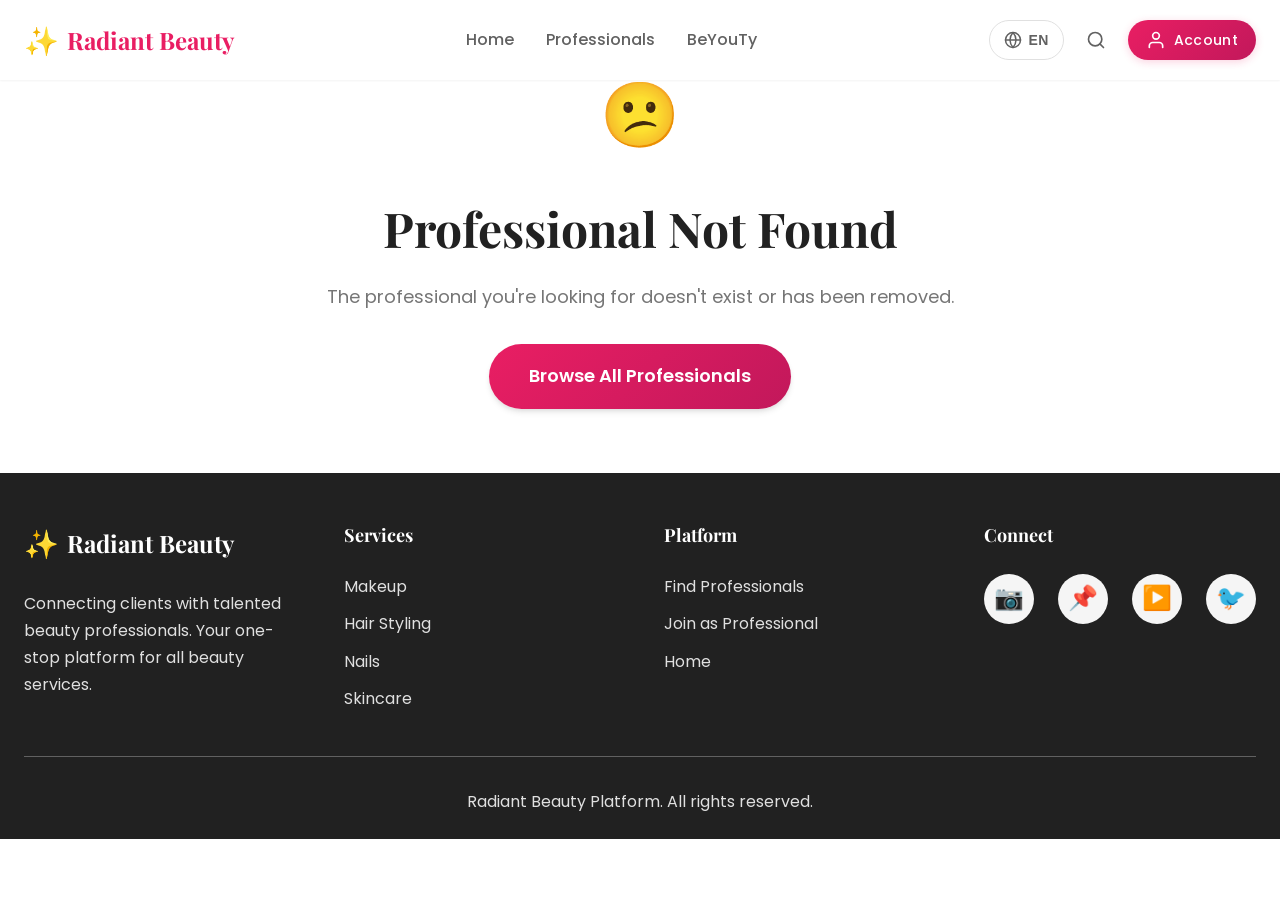
<file: professional.html>
<!DOCTYPE html>
<html lang="en">
<head>
    <meta charset="UTF-8">
    <meta name="viewport" content="width=device-width, initial-scale=1.0">
    <title>Professional Profile - Radiant Beauty</title>
    <meta name="description" content="View professional profile, portfolio, services, and availability. Book your beauty appointment today.">
    <link rel="stylesheet" href="css/main.css">
    <link rel="stylesheet" href="css/responsive.css">
    <link rel="stylesheet" href="css/professional-profile.css">
    <link rel="preconnect" href="https://fonts.googleapis.com">
    <link rel="preconnect" href="https://fonts.gstatic.com" crossorigin>
    <link href="https://fonts.googleapis.com/css2?family=Playfair+Display:wght@400;500;600;700&family=Poppins:wght@300;400;500;600&display=swap" rel="stylesheet">
</head>
<body>
    <!-- Header -->
    <header class="header" id="header">
        <nav class="nav container">
            <!-- Logo -->
            <a href="index.html" class="nav-logo">
                <span class="logo-icon">✨</span>
                <span class="logo-text">Radiant Beauty</span>
            </a>

            <!-- Main Navigation -->
            <div class="nav-menu" id="nav-menu">
                <ul class="nav-list">
                    <li class="nav-item">
                        <a href="index.html" class="nav-link" data-i18n="nav.home">Home</a>
                    </li>
                    <li class="nav-item">
                        <a href="professionals.html" class="nav-link" data-i18n="nav.professionals">Professionals</a>
                    </li>
                    <li class="nav-item">
                        <a href="contact.html" class="nav-link" data-i18n="nav.beautyPage">BeYouTy</a>
                    </li>
                </ul>

                <div class="nav-close" id="nav-close">
                    <span>&times;</span>
                </div>
            </div>

            <!-- Right Actions -->
            <div class="nav-actions">
                <!-- Language Switcher -->
                <div class="language-switcher">
                    <button class="language-btn" id="language-btn" aria-label="Select Language" title="Language">
                        <svg width="20" height="20" viewBox="0 0 24 24" fill="none" stroke="currentColor" stroke-width="2" stroke-linecap="round" stroke-linejoin="round">
                            <circle cx="12" cy="12" r="10"></circle>
                            <line x1="2" y1="12" x2="22" y2="12"></line>
                            <path d="M12 2a 15.3 15.3 0 0 1 4 10 15.3 15.3 0 0 1-4 10 15.3 15.3 0 0 1-4-10 15.3 15.3 0 0 1 4-10z"></path>
                        </svg>
                        <span class="language-text" id="current-language">EN</span>
                    </button>
                    <div class="language-dropdown" id="language-dropdown">
                        <button class="language-option" data-lang="en">English</button>
                        <button class="language-option" data-lang="ru">Русский</button>
                        <button class="language-option" data-lang="uz">O'zbek</button>
                    </div>
                </div>

                <button class="nav-action-btn search-btn" id="search-btn" aria-label="Search" title="Search">
                    <svg width="20" height="20" viewBox="0 0 24 24" fill="none" stroke="currentColor" stroke-width="2" stroke-linecap="round" stroke-linejoin="round">
                        <circle cx="11" cy="11" r="8"></circle>
                        <path d="m21 21-4.35-4.35"></path>
                    </svg>
                </button>
                <a href="login.html" class="nav-action-btn account-btn" aria-label="Account" title="Login / Account">
                    <svg width="20" height="20" viewBox="0 0 24 24" fill="none" stroke="currentColor" stroke-width="2" stroke-linecap="round" stroke-linejoin="round">
                        <path d="M20 21v-2a4 4 0 0 0-4-4H8a4 4 0 0 0-4 4v2"></path>
                        <circle cx="12" cy="7" r="4"></circle>
                    </svg>
                    <span class="account-text" data-i18n="nav.account">Account</span>
                </a>
            </div>

            <!-- Mobile Toggle -->
            <div class="nav-toggle" id="nav-toggle">
                <span></span>
                <span></span>
                <span></span>
            </div>
        </nav>
    </header>

    <!-- Profile Content (will be populated by JavaScript) -->
    <div id="profile-content">
        <!-- Loading spinner -->
        <div class="loading-container" style="text-align: center; padding: var(--spacing-2xl);">
            <div style="font-size: 3rem; margin-bottom: var(--spacing-md);">⏳</div>
            <p style="color: var(--gray-600);" data-i18n="professional.loading">Loading professional profile...</p>
        </div>
    </div>

    <!-- Footer -->
    <footer class="footer">
        <div class="container">
            <div class="footer-content">
                <div class="footer-section">
                    <h3 class="footer-title">
                        <span class="logo-icon">✨</span>
                        Radiant Beauty
                    </h3>
                    <p class="footer-description" data-i18n="footer.description">
                        Connecting clients with talented beauty professionals. Your one-stop platform for all beauty services.
                    </p>
                </div>

                <div class="footer-section">
                    <h4 class="footer-heading" data-i18n="footer.servicesTitle">Services</h4>
                    <ul class="footer-links">
                        <li><a href="makeup.html" data-i18n="footer.makeup">Makeup</a></li>
                        <li><a href="hair.html" data-i18n="footer.hairStyling">Hair Styling</a></li>
                        <li><a href="nails.html" data-i18n="footer.nails">Nails</a></li>
                        <li><a href="skincare.html" data-i18n="footer.skincare">Skincare</a></li>
                    </ul>
                </div>

                <div class="footer-section">
                    <h4 class="footer-heading" data-i18n="footer.platformTitle">Platform</h4>
                    <ul class="footer-links">
                        <li><a href="professionals.html" data-i18n="footer.findProfessionals">Find Professionals</a></li>
                        <li><a href="contact.html" data-i18n="footer.joinProfessional">Join as Professional</a></li>
                        <li><a href="index.html" data-i18n="footer.home">Home</a></li>
                    </ul>
                </div>

                <div class="footer-section">
                    <h4 class="footer-heading" data-i18n="footer.connectTitle">Connect</h4>
                    <div class="social-links">
                        <a href="#" class="social-link" aria-label="Instagram">📷</a>
                        <a href="#" class="social-link" aria-label="Pinterest">📌</a>
                        <a href="#" class="social-link" aria-label="YouTube">▶️</a>
                        <a href="#" class="social-link" aria-label="Twitter">🐦</a>
                    </div>
                </div>
            </div>

            <div class="footer-bottom">
                <p data-i18n="footer.copyright">&copy; 2025 Radiant Beauty Platform. All rights reserved.</p>
            </div>
        </div>
    </footer>

    <script src="js/i18n.js"></script>
    <script src="js/language-switcher.js"></script>
    <script src="js/professionals-data.js"></script>
    <script src="js/professional-profile.js"></script>
    <script src="js/main.js"></script>
</body>
</html>
</file>
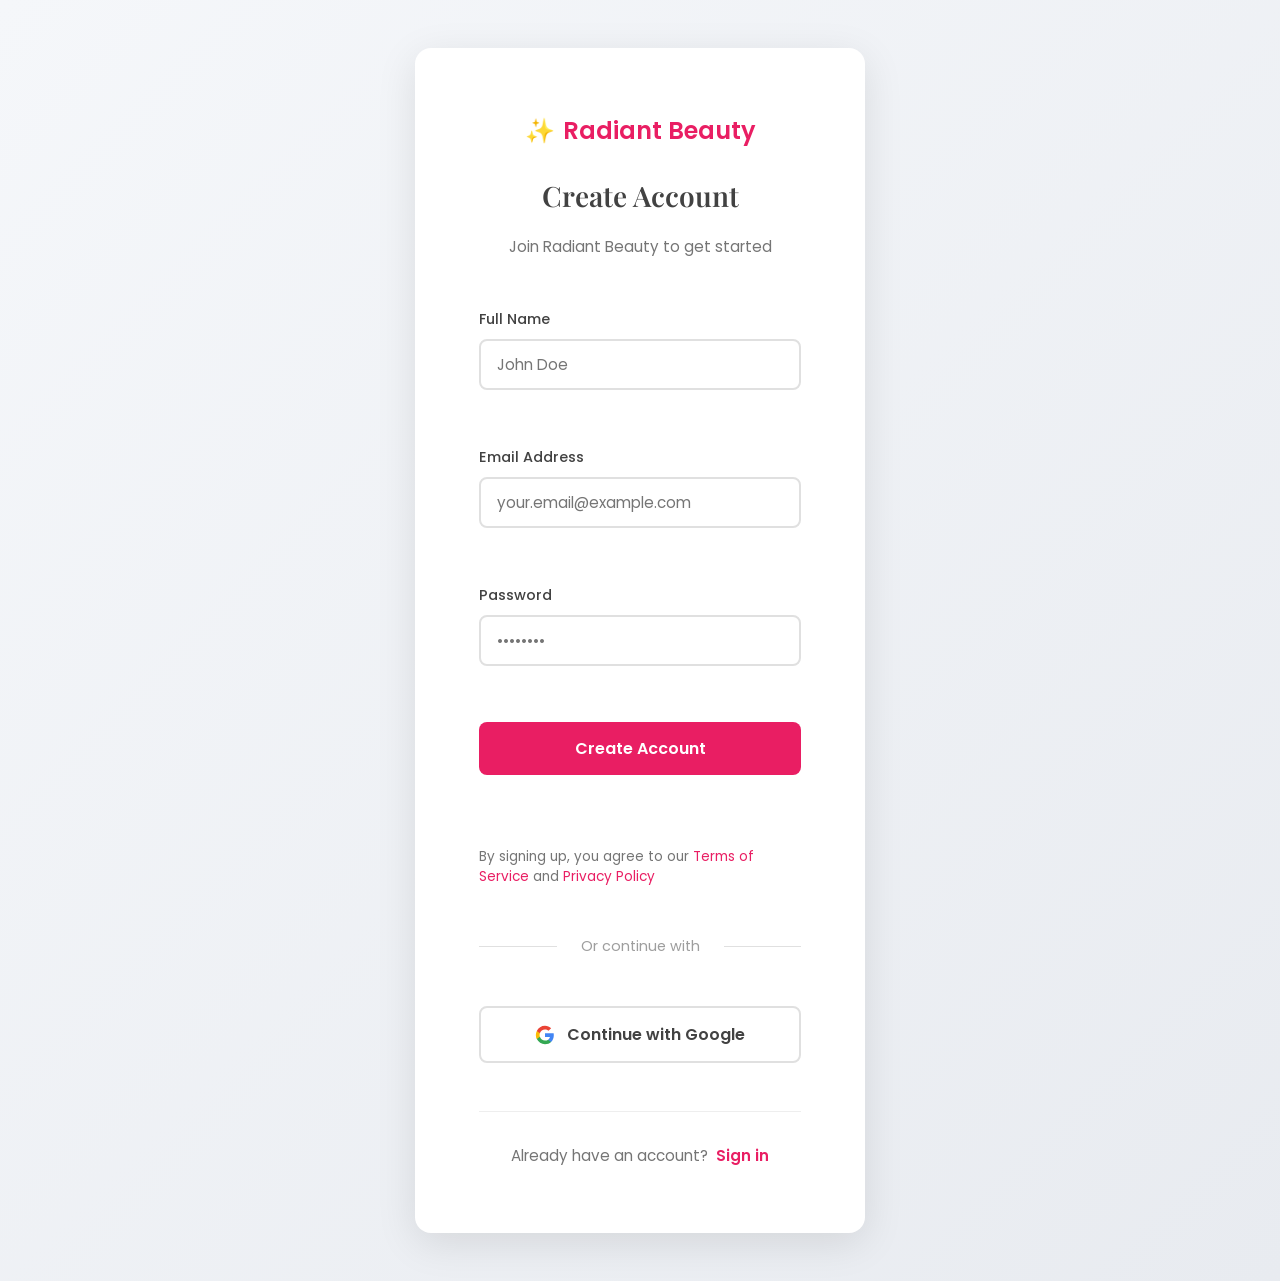
<file: register.html>
<!DOCTYPE html>
<html lang="en">
<head>
    <meta charset="UTF-8">
    <meta name="viewport" content="width=device-width, initial-scale=1.0">
    <title>Sign Up - Radiant Beauty</title>
    <meta name="description" content="Create your Radiant Beauty account to book services and connect with professionals.">
    <link rel="stylesheet" href="css/main.css">
    <link rel="stylesheet" href="css/responsive.css">
    <link rel="preconnect" href="https://fonts.googleapis.com">
    <link rel="preconnect" href="https://fonts.gstatic.com" crossorigin>
    <link href="https://fonts.googleapis.com/css2?family=Playfair+Display:wght@400;500;600;700&family=Poppins:wght@300;400;500;600&display=swap" rel="stylesheet">
    <style>
        .auth-container {
            min-height: 100vh;
            display: flex;
            align-items: center;
            justify-content: center;
            padding: var(--spacing-xl) var(--spacing-md);
            background: linear-gradient(135deg, #f5f7fa 0%, #e8ebf0 100%);
        }

        .auth-card {
            background: white;
            border-radius: 16px;
            box-shadow: 0 10px 40px rgba(0, 0, 0, 0.1);
            padding: var(--spacing-2xl);
            max-width: 450px;
            width: 100%;
        }

        .auth-header {
            text-align: center;
            margin-bottom: var(--spacing-xl);
        }

        .auth-logo {
            display: inline-flex;
            align-items: center;
            gap: 8px;
            font-size: 1.5rem;
            font-weight: 600;
            color: var(--primary-color);
            text-decoration: none;
            margin-bottom: var(--spacing-md);
        }

        .auth-title {
            font-size: 1.75rem;
            font-weight: 600;
            color: var(--dark-color);
            margin-bottom: var(--spacing-sm);
        }

        .auth-subtitle {
            color: var(--gray-600);
            font-size: 0.95rem;
        }

        .auth-form {
            margin-top: var(--spacing-xl);
        }

        .form-group {
            margin-bottom: var(--spacing-lg);
        }

        .form-label {
            display: block;
            font-weight: 500;
            color: var(--dark-color);
            margin-bottom: var(--spacing-xs);
            font-size: 0.9rem;
        }

        .form-input {
            width: 100%;
            padding: 12px 16px;
            border: 2px solid var(--gray-300);
            border-radius: 8px;
            font-size: 0.95rem;
            transition: all 0.3s ease;
            font-family: 'Poppins', sans-serif;
        }

        .form-input:focus {
            outline: none;
            border-color: var(--primary-color);
            box-shadow: 0 0 0 3px rgba(233, 30, 99, 0.1);
        }

        .btn-auth {
            width: 100%;
            padding: 14px;
            border: none;
            border-radius: 8px;
            font-size: 1rem;
            font-weight: 600;
            cursor: pointer;
            transition: all 0.3s ease;
            font-family: 'Poppins', sans-serif;
        }

        .btn-auth-primary {
            background: var(--primary-color);
            color: white;
            margin-bottom: var(--spacing-md);
        }

        .btn-auth-primary:hover {
            background: var(--secondary-color);
            transform: translateY(-2px);
            box-shadow: 0 4px 12px rgba(233, 30, 99, 0.3);
        }

        .divider {
            display: flex;
            align-items: center;
            text-align: center;
            margin: var(--spacing-xl) 0;
            color: var(--gray-500);
            font-size: 0.9rem;
        }

        .divider::before,
        .divider::after {
            content: '';
            flex: 1;
            border-bottom: 1px solid var(--gray-300);
        }

        .divider span {
            padding: 0 var(--spacing-md);
        }

        .btn-google {
            width: 100%;
            padding: 14px;
            border: 2px solid var(--gray-300);
            border-radius: 8px;
            font-size: 1rem;
            font-weight: 600;
            cursor: pointer;
            background: white;
            color: var(--dark-color);
            display: flex;
            align-items: center;
            justify-content: center;
            gap: 12px;
            transition: all 0.3s ease;
            font-family: 'Poppins', sans-serif;
        }

        .btn-google:hover {
            border-color: var(--primary-color);
            background: #fafafa;
            transform: translateY(-2px);
            box-shadow: 0 4px 12px rgba(0, 0, 0, 0.1);
        }

        .google-icon {
            width: 20px;
            height: 20px;
        }

        .auth-switch {
            text-align: center;
            margin-top: var(--spacing-xl);
            padding-top: var(--spacing-lg);
            border-top: 1px solid var(--gray-200);
            color: var(--gray-600);
            font-size: 0.95rem;
        }

        .auth-switch a {
            color: var(--primary-color);
            font-weight: 600;
            text-decoration: none;
            margin-left: 4px;
        }

        .auth-switch a:hover {
            text-decoration: underline;
        }

        .error-message {
            background: #fee;
            color: #c33;
            padding: 12px;
            border-radius: 8px;
            margin-bottom: var(--spacing-md);
            font-size: 0.9rem;
            display: none;
        }

        .error-message.show {
            display: block;
        }

        .terms-agreement {
            font-size: 0.85rem;
            color: var(--gray-600);
            margin-top: var(--spacing-md);
            line-height: 1.5;
        }

        .terms-agreement a {
            color: var(--primary-color);
            text-decoration: none;
        }

        .terms-agreement a:hover {
            text-decoration: underline;
        }

        @media (max-width: 768px) {
            .auth-card {
                padding: var(--spacing-xl) var(--spacing-lg);
            }

            .auth-title {
                font-size: 1.5rem;
            }
        }
    </style>
</head>
<body>
    <!-- Auth Container -->
    <div class="auth-container">
        <div class="auth-card">
            <!-- Header -->
            <div class="auth-header">
                <a href="index.html" class="auth-logo">
                    <span>✨</span>
                    <span>Radiant Beauty</span>
                </a>
                <h1 class="auth-title" data-i18n="auth.signUpTitle">Create Account</h1>
                <p class="auth-subtitle" data-i18n="auth.signUpSubtitle">Join Radiant Beauty to get started</p>
            </div>

            <!-- Error Message -->
            <div class="error-message" id="error-message"></div>

            <!-- Registration Form -->
            <form class="auth-form" id="register-form">
                <div class="form-group">
                    <label class="form-label" for="name" data-i18n="auth.nameLabel">Full Name</label>
                    <input
                        type="text"
                        id="name"
                        class="form-input"
                        placeholder="John Doe"
                        data-i18n-placeholder="auth.namePlaceholder"
                        required
                    >
                </div>

                <div class="form-group">
                    <label class="form-label" for="email" data-i18n="auth.emailLabel">Email Address</label>
                    <input
                        type="email"
                        id="email"
                        class="form-input"
                        placeholder="your.email@example.com"
                        data-i18n-placeholder="auth.emailPlaceholder"
                        required
                    >
                </div>

                <div class="form-group">
                    <label class="form-label" for="password" data-i18n="auth.passwordLabel">Password</label>
                    <input
                        type="password"
                        id="password"
                        class="form-input"
                        placeholder="••••••••"
                        data-i18n-placeholder="auth.passwordPlaceholder"
                        minlength="8"
                        required
                    >
                </div>

                <button type="submit" class="btn-auth btn-auth-primary" data-i18n="auth.createAccountButton">Create Account</button>

                <p class="terms-agreement">
                    <span data-i18n="auth.termsPrefix">By signing up, you agree to our</span>
                    <a href="#" data-i18n="auth.termsLink">Terms of Service</a>
                    <span data-i18n="auth.termsAnd">and</span>
                    <a href="#" data-i18n="auth.privacyLink">Privacy Policy</a>
                </p>
            </form>

            <!-- Divider -->
            <div class="divider">
                <span data-i18n="auth.orContinueWith">Or continue with</span>
            </div>

            <!-- Google Sign-In Button -->
            <button type="button" class="btn-google" id="google-signin-btn">
                <svg class="google-icon" viewBox="0 0 24 24" xmlns="http://www.w3.org/2000/svg">
                    <path d="M22.56 12.25c0-.78-.07-1.53-.2-2.25H12v4.26h5.92c-.26 1.37-1.04 2.53-2.21 3.31v2.77h3.57c2.08-1.92 3.28-4.74 3.28-8.09z" fill="#4285F4"/>
                    <path d="M12 23c2.97 0 5.46-.98 7.28-2.66l-3.57-2.77c-.98.66-2.23 1.06-3.71 1.06-2.86 0-5.29-1.93-6.16-4.53H2.18v2.84C3.99 20.53 7.7 23 12 23z" fill="#34A853"/>
                    <path d="M5.84 14.09c-.22-.66-.35-1.36-.35-2.09s.13-1.43.35-2.09V7.07H2.18C1.43 8.55 1 10.22 1 12s.43 3.45 1.18 4.93l2.85-2.22.81-.62z" fill="#FBBC05"/>
                    <path d="M12 5.38c1.62 0 3.06.56 4.21 1.64l3.15-3.15C17.45 2.09 14.97 1 12 1 7.7 1 3.99 3.47 2.18 7.07l3.66 2.84c.87-2.6 3.3-4.53 6.16-4.53z" fill="#EA4335"/>
                </svg>
                <span data-i18n="auth.continueWithGoogle">Continue with Google</span>
            </button>

            <!-- Switch to Sign In -->
            <div class="auth-switch">
                <span data-i18n="auth.haveAccount">Already have an account?</span>
                <a href="login.html" data-i18n="auth.signInLink">Sign in</a>
            </div>
        </div>
    </div>

    <!-- Scripts -->
    <script src="js/i18n.js"></script>
    <script src="js/language-switcher.js"></script>
    <script src="js/auth.js"></script>
    <script src="https://accounts.google.com/gsi/client" async defer></script>
</body>
</html>
</file>
<file: css/main.css>
/* ===================================
   CSS Variables - Rose/Pink/Gold Theme
   =================================== */
:root {
    /* Colors */
    --primary-color: #e91e63;
    --primary-light: #f48fb1;
    --primary-dark: #c2185b;
    --secondary-color: #d4af37;
    --secondary-light: #f4e4c1;
    --secondary-dark: #b8962e;

    --rose-50: #fff1f2;
    --rose-100: #ffe4e6;
    --rose-200: #fecdd3;
    --rose-300: #fda4af;
    --rose-400: #fb7185;
    --rose-500: #f43f5e;
    --rose-600: #e11d48;

    --gold-50: #fffbeb;
    --gold-100: #fef3c7;
    --gold-200: #fde68a;
    --gold-300: #fcd34d;
    --gold-400: #d4af37;

    --white: #ffffff;
    --black: #1a1a1a;
    --gray-50: #fafafa;
    --gray-100: #f5f5f5;
    --gray-200: #eeeeee;
    --gray-300: #e0e0e0;
    --gray-400: #bdbdbd;
    --gray-500: #9e9e9e;
    --gray-600: #757575;
    --gray-700: #616161;
    --gray-800: #424242;
    --gray-900: #212121;

    /* Typography */
    --font-display: 'Playfair Display', serif;
    --font-body: 'Poppins', sans-serif;

    /* Spacing */
    --spacing-xs: 0.5rem;
    --spacing-sm: 1rem;
    --spacing-md: 1.5rem;
    --spacing-lg: 2rem;
    --spacing-xl: 3rem;
    --spacing-2xl: 4rem;

    /* Border Radius */
    --radius-sm: 0.5rem;
    --radius-md: 1rem;
    --radius-lg: 1.5rem;
    --radius-full: 9999px;

    /* Shadows */
    --shadow-sm: 0 1px 2px 0 rgba(0, 0, 0, 0.05);
    --shadow-md: 0 4px 6px -1px rgba(0, 0, 0, 0.1), 0 2px 4px -1px rgba(0, 0, 0, 0.06);
    --shadow-lg: 0 10px 15px -3px rgba(0, 0, 0, 0.1), 0 4px 6px -2px rgba(0, 0, 0, 0.05);
    --shadow-xl: 0 20px 25px -5px rgba(0, 0, 0, 0.1), 0 10px 10px -5px rgba(0, 0, 0, 0.04);

    /* Transitions */
    --transition: all 0.3s cubic-bezier(0.4, 0, 0.2, 1);
}

/* ===================================
   Reset & Base Styles
   =================================== */
* {
    margin: 0;
    padding: 0;
    box-sizing: border-box;
}

html {
    scroll-behavior: smooth;
    font-size: 16px;
}

body {
    font-family: var(--font-body);
    color: var(--gray-800);
    line-height: 1.6;
    background-color: var(--white);
    overflow-x: hidden;
}

img {
    max-width: 100%;
    height: auto;
    display: block;
}

a {
    text-decoration: none;
    color: inherit;
    transition: var(--transition);
}

ul {
    list-style: none;
}

/* ===================================
   Container & Layout
   =================================== */
.container {
    max-width: 1200px;
    margin: 0 auto;
    padding: 0 var(--spacing-md);
}

/* ===================================
   Header & Navigation
   =================================== */
.header {
    position: fixed;
    top: 0;
    left: 0;
    width: 100%;
    background-color: rgba(255, 255, 255, 0.95);
    backdrop-filter: blur(10px);
    box-shadow: var(--shadow-sm);
    z-index: 1000;
    transition: var(--transition);
}

.nav {
    display: flex;
    justify-content: space-between;
    align-items: center;
    height: 80px;
    gap: var(--spacing-lg);
}

.nav-logo {
    font-family: var(--font-display);
    font-size: 1.5rem;
    font-weight: 700;
    color: var(--primary-color);
    display: flex;
    align-items: center;
    gap: 0.5rem;
    transition: var(--transition);
}

.nav-logo:hover {
    opacity: 0.8;
}

.logo-icon {
    font-size: 1.75rem;
}

.logo-text {
    white-space: nowrap;
}

.nav-menu {
    display: flex;
    align-items: center;
}

.nav-list {
    display: flex;
    gap: var(--spacing-lg);
}

.nav-link {
    font-weight: 500;
    color: var(--gray-700);
    position: relative;
    padding: 0.5rem 0;
}

.nav-link::after {
    content: '';
    position: absolute;
    bottom: 0;
    left: 0;
    width: 0;
    height: 2px;
    background: linear-gradient(90deg, var(--primary-color), var(--secondary-color));
    transition: width 0.3s ease;
}

.nav-link:hover,
.nav-link.active {
    color: var(--primary-color);
}

.nav-link:hover::after,
.nav-link.active::after {
    width: 100%;
}

.nav-toggle {
    display: none;
    flex-direction: column;
    gap: 4px;
    cursor: pointer;
    padding: 0.5rem;
}

.nav-toggle span {
    display: block;
    width: 25px;
    height: 3px;
    background-color: var(--primary-color);
    border-radius: 2px;
    transition: var(--transition);
}

.nav-close {
    display: none;
    font-size: 2rem;
    color: var(--primary-color);
    cursor: pointer;
}

/* Nav Action Buttons */
.nav-actions {
    display: flex;
    align-items: center;
    gap: 0.75rem;
}

.nav-action-btn {
    display: flex;
    align-items: center;
    justify-content: center;
    gap: 0.5rem;
    width: 40px;
    height: 40px;
    border-radius: var(--radius-full);
    background: transparent;
    border: none;
    color: var(--gray-700);
    cursor: pointer;
    transition: all 0.3s cubic-bezier(0.4, 0, 0.2, 1);
    position: relative;
}

.nav-action-btn svg {
    transition: all 0.3s ease;
}

/* Search Button */
.search-btn:hover {
    background: var(--rose-50);
    color: var(--primary-color);
    transform: translateY(-1px);
}

.search-btn:hover svg {
    transform: scale(1.05);
}

.search-btn:active {
    transform: translateY(0);
}

/* Account Button - Special Styling */
.account-btn {
    width: auto;
    padding: 0.5rem 1.125rem;
    background: linear-gradient(135deg, var(--primary-color), var(--primary-dark));
    color: var(--white);
    border-radius: var(--radius-full);
    box-shadow: 0 2px 8px rgba(233, 30, 99, 0.2);
}

.account-btn:hover {
    background: linear-gradient(135deg, var(--primary-dark), var(--primary-color));
    box-shadow: 0 4px 12px rgba(233, 30, 99, 0.3);
    transform: translateY(-2px);
}

.account-text {
    font-weight: 500;
    font-size: 0.875rem;
    letter-spacing: 0.3px;
}

/* Language Switcher */
.language-switcher {
    position: relative;
}

.language-btn {
    display: flex;
    align-items: center;
    justify-content: center;
    gap: 0.375rem;
    width: auto;
    height: 40px;
    padding: 0 0.875rem;
    border-radius: var(--radius-full);
    background: transparent;
    border: 1.5px solid var(--gray-300);
    color: var(--gray-700);
    cursor: pointer;
    transition: all 0.3s cubic-bezier(0.4, 0, 0.2, 1);
    font-size: 0.875rem;
    font-weight: 500;
}

.language-btn:hover {
    background: var(--rose-50);
    border-color: var(--primary-color);
    color: var(--primary-color);
    transform: translateY(-1px);
}

.language-btn svg {
    width: 18px;
    height: 18px;
    transition: transform 0.3s ease;
}

.language-text {
    font-weight: 600;
    letter-spacing: 0.5px;
}

.language-dropdown {
    position: absolute;
    top: calc(100% + 0.5rem);
    right: 0;
    min-width: 140px;
    background: var(--white);
    border-radius: var(--radius-md);
    box-shadow: 0 4px 20px rgba(0, 0, 0, 0.12);
    padding: 0.5rem;
    opacity: 0;
    visibility: hidden;
    transform: translateY(-10px);
    transition: all 0.3s cubic-bezier(0.4, 0, 0.2, 1);
    z-index: 1000;
}

.language-dropdown.active {
    opacity: 1;
    visibility: visible;
    transform: translateY(0);
}

.language-option {
    display: block;
    width: 100%;
    padding: 0.625rem 0.875rem;
    border: none;
    background: transparent;
    color: var(--gray-700);
    text-align: left;
    cursor: pointer;
    border-radius: var(--radius-sm);
    transition: all 0.2s ease;
    font-size: 0.875rem;
    font-weight: 500;
}

.language-option:hover {
    background: var(--rose-50);
    color: var(--primary-color);
}

.language-option.active {
    background: var(--primary-color);
    color: var(--white);
}

/* ===================================
   Modern Hero Section
   =================================== */
.modern-hero {
    margin-top: 80px;
    min-height: 100vh;
    position: relative;
    display: flex;
    align-items: center;
    justify-content: center;
    overflow: hidden;
}

.hero-background {
    position: absolute;
    top: 0;
    left: 0;
    width: 100%;
    height: 100%;
    z-index: 1;
}

.hero-background-image {
    width: 100%;
    height: 100%;
    object-fit: cover;
    object-position: center;
}

.hero-overlay-gradient {
    position: absolute;
    top: 0;
    left: 0;
    width: 100%;
    height: 100%;
    background: linear-gradient(
        135deg,
        rgba(255, 241, 242, 0.85) 0%,
        rgba(255, 228, 230, 0.80) 30%,
        rgba(254, 205, 211, 0.75) 60%,
        rgba(254, 243, 199, 0.70) 100%
    );
    backdrop-filter: blur(2px);
}

.hero-content-wrapper {
    position: relative;
    z-index: 2;
    text-align: center;
    padding: var(--spacing-2xl) 0;
}

.hero-text-content {
    max-width: 900px;
    margin: 0 auto;
}

.hero-headline {
    font-family: var(--font-display);
    font-size: 5rem;
    font-weight: 700;
    line-height: 1.1;
    color: var(--gray-900);
    margin-bottom: var(--spacing-md);
    letter-spacing: -0.02em;
    text-shadow: 0 2px 20px rgba(255, 255, 255, 0.5);
}

.hero-accent {
    display: block;
    background: linear-gradient(135deg, var(--primary-color), var(--secondary-color));
    -webkit-background-clip: text;
    -webkit-text-fill-color: transparent;
    background-clip: text;
    font-style: italic;
    margin-top: 0.25rem;
}

.hero-subheading {
    font-size: 1.5rem;
    color: var(--gray-700);
    font-weight: 400;
    letter-spacing: 0.5px;
    margin-bottom: var(--spacing-xl);
    line-height: 1.6;
}

.hero-cta-buttons {
    display: flex;
    gap: var(--spacing-md);
    justify-content: center;
    align-items: center;
    flex-wrap: wrap;
}

.btn-hero-primary {
    display: inline-block;
    padding: 1.125rem 3rem;
    border-radius: var(--radius-full);
    font-weight: 600;
    font-size: 1.125rem;
    background: linear-gradient(135deg, var(--primary-color), var(--primary-dark));
    color: var(--white);
    box-shadow:
        0 10px 30px rgba(233, 30, 99, 0.3),
        0 4px 12px rgba(0, 0, 0, 0.1);
    transition: all 0.3s cubic-bezier(0.4, 0, 0.2, 1);
    border: none;
    cursor: pointer;
}

.btn-hero-primary:hover {
    transform: translateY(-3px);
    box-shadow:
        0 15px 40px rgba(233, 30, 99, 0.4),
        0 8px 20px rgba(0, 0, 0, 0.15);
}

.btn-hero-secondary {
    display: inline-block;
    padding: 1.125rem 3rem;
    border-radius: var(--radius-full);
    font-weight: 600;
    font-size: 1.125rem;
    background: transparent;
    color: var(--primary-color);
    border: 2px solid var(--primary-color);
    transition: all 0.3s cubic-bezier(0.4, 0, 0.2, 1);
    cursor: pointer;
}

.btn-hero-secondary:hover {
    background: var(--primary-color);
    color: var(--white);
    transform: translateY(-2px);
    box-shadow: 0 8px 20px rgba(233, 30, 99, 0.25);
}

.hero-scroll-indicator {
    position: absolute;
    bottom: var(--spacing-lg);
    left: 50%;
    transform: translateX(-50%);
    z-index: 2;
    text-align: center;
    color: var(--gray-600);
    font-size: 0.875rem;
    font-weight: 500;
    letter-spacing: 1px;
}

.scroll-arrow {
    margin-top: 0.5rem;
    font-size: 1.5rem;
    animation: bounce-scroll 2s ease-in-out infinite;
}

@keyframes bounce-scroll {
    0%, 100% {
        transform: translateY(0);
        opacity: 0.7;
    }
    50% {
        transform: translateY(8px);
        opacity: 1;
    }
}

/* ===================================
   Bento-Style Services Grid
   =================================== */
.bento-services {
    padding: var(--spacing-2xl) 0;
    background: var(--white);
}

.section-header-minimal {
    text-align: center;
    margin-bottom: var(--spacing-xl);
}

.section-title-minimal {
    font-family: var(--font-display);
    font-size: 2.5rem;
    font-weight: 700;
    color: var(--gray-900);
    margin-bottom: var(--spacing-sm);
}

.section-subtitle-minimal {
    font-size: 1.125rem;
    color: var(--gray-600);
    font-weight: 400;
}

.bento-grid {
    display: grid;
    grid-template-columns: repeat(12, 1fr);
    gap: var(--spacing-md);
    max-width: 1200px;
    margin: 0 auto;
}

/* Bento Card Base Styles */
.bento-card {
    position: relative;
    border-radius: var(--radius-lg);
    overflow: hidden;
    cursor: pointer;
    transition: all 0.4s cubic-bezier(0.4, 0, 0.2, 1);
    box-shadow: var(--shadow-md);
    text-decoration: none;
    display: block;

    /* CSS variables for scroll-based effects */
    --shimmer-angle: 0deg;
    --shimmer-position: 0%;
    --scroll-brightness: 1;
    --scroll-saturation: 1;
}

/* Shimmer overlay - subtle iridescent effect */
.bento-card::before {
    content: '';
    position: absolute;
    top: -50%;
    left: -50%;
    width: 200%;
    height: 200%;
    background: linear-gradient(
        45deg,
        transparent 35%,
        rgba(255, 255, 255, 0.06) 50%,
        transparent 65%
    );
    opacity: 0;
    transition: opacity 0.6s ease, transform 0.6s ease;
    z-index: 3;
    pointer-events: none;
}

.bento-card:hover::before {
    opacity: 1;
    transform: translate(25%, 25%) rotate(45deg);
}

/* Subtle color glow overlay on hover */
.bento-card::after {
    content: '';
    position: absolute;
    top: 0;
    left: 0;
    width: 100%;
    height: 100%;
    background: radial-gradient(
        circle at center,
        rgba(233, 30, 99, 0.08) 0%,
        rgba(212, 175, 55, 0.05) 50%,
        transparent 100%
    );
    opacity: 0;
    transition: opacity 0.5s ease;
    z-index: 2;
    pointer-events: none;
}

.bento-card:hover::after {
    opacity: 1;
}

.bento-card:hover {
    animation-play-state: paused;
    transform: scale(1.02) translateY(-4px);
    box-shadow:
        0 15px 35px rgba(233, 30, 99, 0.15),
        0 8px 20px rgba(212, 175, 55, 0.1),
        0 0 25px rgba(255, 255, 255, 0.2),
        inset 0 1px 0 rgba(255, 255, 255, 0.4);
    z-index: 10;
}

/* Bento Size Variants */
.bento-large {
    grid-column: span 6;
    grid-row: span 2;
    min-height: 400px;
}

.bento-medium {
    grid-column: span 4;
    min-height: 280px;
}

.bento-small {
    grid-column: span 4;
    min-height: 200px;
}

/* Floating Animations - Each card floats uniquely */
.bento-card:nth-child(1) {
    animation: float-gentle-1 6s ease-in-out infinite;
}

.bento-card:nth-child(2) {
    animation: float-gentle-2 7s ease-in-out infinite;
}

.bento-card:nth-child(3) {
    animation: float-gentle-3 5.5s ease-in-out infinite;
}

.bento-card:nth-child(4) {
    animation: float-gentle-4 6.5s ease-in-out infinite;
}

.bento-card:nth-child(5) {
    animation: float-gentle-5 7.5s ease-in-out infinite;
}

.bento-card:nth-child(6) {
    animation: float-gentle-6 8s ease-in-out infinite;
}

.bento-card:nth-child(7) {
    animation: float-gentle-7 6.8s ease-in-out infinite;
}

.bento-card:nth-child(8) {
    animation: float-gentle-8 7.2s ease-in-out infinite;
}

/* Floating Keyframes - Very subtle vertical and diagonal movements */
@keyframes float-gentle-1 {
    0%, 100% { transform: translateY(0) translateX(0); }
    50% { transform: translateY(-5px) translateX(1px); }
}

@keyframes float-gentle-2 {
    0%, 100% { transform: translateY(0) translateX(0); }
    50% { transform: translateY(-4px) translateX(-1px); }
}

@keyframes float-gentle-3 {
    0%, 100% { transform: translateY(0) translateX(0); }
    50% { transform: translateY(-6px) translateX(1px); }
}

@keyframes float-gentle-4 {
    0%, 100% { transform: translateY(0) translateX(0); }
    50% { transform: translateY(-4px) translateX(-1px); }
}

@keyframes float-gentle-5 {
    0%, 100% { transform: translateY(0) translateX(0); }
    50% { transform: translateY(-5px) translateX(2px); }
}

@keyframes float-gentle-6 {
    0%, 100% { transform: translateY(0) translateX(0); }
    50% { transform: translateY(-5px) translateX(-1px); }
}

@keyframes float-gentle-7 {
    0%, 100% { transform: translateY(0) translateX(0); }
    50% { transform: translateY(-4px) translateX(1px); }
}

@keyframes float-gentle-8 {
    0%, 100% { transform: translateY(0) translateX(0); }
    50% { transform: translateY(-5px) translateX(-2px); }
}

/* Bento Image/Background */
.bento-image {
    position: absolute;
    top: 0;
    left: 0;
    width: 100%;
    height: 100%;
}

/* Scroll-driven shimmer effect - Subtle white light sweep */
.bento-image::before {
    content: '';
    position: absolute;
    top: -100%;
    left: -100%;
    width: 300%;
    height: 300%;
    background: linear-gradient(
        var(--shimmer-angle),
        transparent 0%,
        transparent 40%,
        rgba(255, 255, 255, 0.06) 47%,
        rgba(255, 255, 255, 0.10) 50%,
        rgba(255, 255, 255, 0.06) 53%,
        transparent 60%,
        transparent 100%
    );
    transform: translateX(var(--shimmer-position));
    transition: transform 0.3s ease-out;
    pointer-events: none;
    z-index: 1;
    mix-blend-mode: overlay;
}

/* Scroll-driven color shimmer - Barely noticeable iridescent effect */
.bento-image::after {
    content: '';
    position: absolute;
    top: -50%;
    left: -50%;
    width: 200%;
    height: 200%;
    background: linear-gradient(
        calc(var(--shimmer-angle) + 45deg),
        transparent 0%,
        transparent 35%,
        rgba(233, 30, 99, 0.03) 43%,
        rgba(212, 175, 55, 0.05) 50%,
        rgba(233, 30, 99, 0.03) 57%,
        transparent 65%,
        transparent 100%
    );
    transform: translateX(calc(var(--shimmer-position) * 0.5));
    transition: transform 0.4s ease-out;
    pointer-events: none;
    z-index: 2;
    mix-blend-mode: screen;
    opacity: 0.4;
}

.bento-img {
    width: 100%;
    height: 100%;
    object-fit: cover;
    object-position: center;
    transition: all 0.5s ease;
    position: relative;
    z-index: 0;
}

/* Subtle image effects on hover */
.bento-card:hover .bento-img {
    transform: scale(1.05);
}

/* Bento Overlay with Glassmorphism */
.bento-overlay {
    position: absolute;
    bottom: 0;
    left: 0;
    right: 0;
    padding: 0.75rem 1rem;
    background: rgba(255, 255, 255, 0.6);
    backdrop-filter: blur(10px) saturate(140%);
    -webkit-backdrop-filter: blur(10px) saturate(140%);
    border-top: 1px solid rgba(255, 255, 255, 0.4);
    transition: all 0.4s cubic-bezier(0.4, 0, 0.2, 1);
    z-index: 4;
}

.bento-card:hover .bento-overlay {
    background: rgba(255, 255, 255, 0.75);
    backdrop-filter: blur(14px) saturate(150%);
    -webkit-backdrop-filter: blur(14px) saturate(150%);
    padding: 0.875rem 1rem;
    box-shadow: 0 -6px 16px rgba(0, 0, 0, 0.06);
}

.bento-title {
    font-family: var(--font-display);
    font-size: 1rem;
    font-weight: 700;
    color: var(--gray-900);
    margin-bottom: 0.125rem;
    transition: all 0.3s ease;
    text-shadow: 0 1px 4px rgba(255, 255, 255, 0.8);
    letter-spacing: 0.3px;
    line-height: 1.2;
}

.bento-card:hover .bento-title {
    color: var(--primary-color);
    text-shadow: 0 2px 8px rgba(233, 30, 99, 0.2);
    transform: translateY(-1px);
}

.bento-description {
    font-size: 0.75rem;
    color: var(--gray-600);
    line-height: 1.3;
    margin: 0;
    opacity: 0.8;
    transition: all 0.3s ease;
    font-weight: 400;
}

/* Specific card adjustments for large cards */
.bento-large .bento-title {
    font-size: 1.375rem;
}

.bento-large .bento-description {
    font-size: 0.875rem;
}

.bento-large .bento-icon {
    font-size: 6rem;
}

/* Specific card adjustments for small cards */
.bento-small .bento-title {
    font-size: 0.875rem;
}

.bento-small .bento-description {
    font-size: 0.6875rem;
}

.bento-small .bento-icon {
    font-size: 3.5rem;
}

/* ===================================
   Buttons
   =================================== */
.btn {
    display: inline-block;
    padding: 0.875rem 2rem;
    border-radius: var(--radius-full);
    font-weight: 600;
    font-size: 1rem;
    cursor: pointer;
    border: none;
    transition: var(--transition);
    text-align: center;
}

.btn-primary {
    background: linear-gradient(135deg, var(--primary-color), var(--primary-dark));
    color: var(--white);
    box-shadow: var(--shadow-md);
}

.btn-primary:hover {
    transform: translateY(-2px);
    box-shadow: var(--shadow-lg);
}

.btn-secondary {
    background: var(--white);
    color: var(--primary-color);
    border: 2px solid var(--primary-color);
}

.btn-secondary:hover {
    background: var(--primary-color);
    color: var(--white);
}

.btn-large {
    padding: 1.125rem 2.5rem;
    font-size: 1.125rem;
}

.btn-block {
    width: 100%;
}

/* ===================================
   Sections
   =================================== */
.categories,
.features,
.content-section,
.tips-section,
.faq-section {
    padding: var(--spacing-2xl) 0;
}

.section-header {
    text-align: center;
    margin-bottom: var(--spacing-xl);
}

.section-title {
    font-family: var(--font-display);
    font-size: 2.5rem;
    font-weight: 700;
    color: var(--gray-900);
    margin-bottom: var(--spacing-sm);
}

.section-subtitle {
    font-size: 1.125rem;
    color: var(--gray-600);
}

/* ===================================
   Category Cards
   =================================== */
.category-grid {
    display: grid;
    grid-template-columns: repeat(auto-fit, minmax(280px, 1fr));
    gap: var(--spacing-lg);
}

.category-card {
    background: var(--white);
    border-radius: var(--radius-lg);
    overflow: hidden;
    box-shadow: var(--shadow-md);
    transition: var(--transition);
    cursor: pointer;
}

.category-card:hover {
    transform: translateY(-10px);
    box-shadow: var(--shadow-xl);
}

.category-image {
    width: 100%;
    overflow: hidden;
}

.category-img {
    width: 100%;
    aspect-ratio: 16/9;
    object-fit: cover;
    object-position: center;
    transition: transform 0.4s ease;
}

.category-card:hover .category-img {
    transform: scale(1.1);
}

.category-content {
    padding: var(--spacing-md);
}

.category-title {
    font-family: var(--font-display);
    font-size: 1.5rem;
    color: var(--gray-900);
    margin-bottom: var(--spacing-sm);
}

.category-description {
    color: var(--gray-600);
    margin-bottom: var(--spacing-md);
    line-height: 1.7;
}

.category-link {
    color: var(--primary-color);
    font-weight: 600;
    display: inline-flex;
    align-items: center;
    gap: 0.5rem;
}

.category-link:hover {
    color: var(--primary-dark);
    gap: 0.75rem;
}

/* ===================================
   Features Grid
   =================================== */
.features-grid {
    display: grid;
    grid-template-columns: repeat(auto-fit, minmax(250px, 1fr));
    gap: var(--spacing-lg);
}

.feature-card {
    text-align: center;
    padding: var(--spacing-lg);
    background: var(--gray-50);
    border-radius: var(--radius-md);
    transition: var(--transition);
}

.feature-card:hover {
    background: var(--white);
    box-shadow: var(--shadow-lg);
}

.feature-icon {
    font-size: 3rem;
    margin-bottom: var(--spacing-md);
}

.feature-title {
    font-family: var(--font-display);
    font-size: 1.25rem;
    color: var(--gray-900);
    margin-bottom: var(--spacing-sm);
}

.feature-description {
    color: var(--gray-600);
    line-height: 1.7;
}

/* ===================================
   Page Hero
   =================================== */
.page-hero {
    margin-top: 80px;
    padding: var(--spacing-xl) 0;
    background: linear-gradient(135deg, var(--rose-50), var(--gold-50));
    text-align: center;
}

.page-hero-content {
    max-width: 600px;
    margin: 0 auto;
}

.page-icon {
    font-size: 4rem;
    margin-bottom: var(--spacing-md);
    display: inline-block;
    animation: pulse 2s ease-in-out infinite;
}

@keyframes pulse {
    0%, 100% {
        transform: scale(1);
    }
    50% {
        transform: scale(1.1);
    }
}

.page-title {
    font-family: var(--font-display);
    font-size: 3rem;
    color: var(--gray-900);
    margin-bottom: var(--spacing-sm);
}

.page-description {
    font-size: 1.125rem;
    color: var(--gray-600);
}

/* ===================================
   Tutorial Cards
   =================================== */
.content-grid {
    display: grid;
    grid-template-columns: repeat(auto-fit, minmax(320px, 1fr));
    gap: var(--spacing-lg);
}

.tutorial-card {
    background: var(--white);
    border-radius: var(--radius-lg);
    overflow: hidden;
    box-shadow: var(--shadow-md);
    transition: var(--transition);
}

.tutorial-card:hover {
    transform: translateY(-5px);
    box-shadow: var(--shadow-xl);
}

.tutorial-image {
    position: relative;
}

.tutorial-image-placeholder {
    width: 100%;
    aspect-ratio: 16/10;
    background: linear-gradient(135deg, var(--rose-100), var(--gold-100));
    display: flex;
    align-items: center;
    justify-content: center;
}

.tutorial-image-placeholder .placeholder-icon {
    font-size: 3.5rem;
    opacity: 0.6;
}

.tutorial-badge {
    position: absolute;
    top: var(--spacing-sm);
    right: var(--spacing-sm);
    background: rgba(255, 255, 255, 0.95);
    color: var(--primary-color);
    padding: 0.375rem 0.875rem;
    border-radius: var(--radius-full);
    font-size: 0.875rem;
    font-weight: 600;
    box-shadow: var(--shadow-sm);
}

.tutorial-content {
    padding: var(--spacing-md);
}

.tutorial-title {
    font-family: var(--font-display);
    font-size: 1.375rem;
    color: var(--gray-900);
    margin-bottom: var(--spacing-sm);
}

.tutorial-description {
    color: var(--gray-600);
    margin-bottom: var(--spacing-md);
    line-height: 1.7;
}

.tutorial-meta {
    display: flex;
    gap: var(--spacing-md);
    color: var(--gray-500);
    font-size: 0.875rem;
}

.tutorial-time,
.tutorial-level {
    display: flex;
    align-items: center;
    gap: 0.25rem;
}

/* ===================================
   Tips Section
   =================================== */
.tips-section {
    background: var(--gray-50);
}

.tips-grid {
    display: grid;
    grid-template-columns: repeat(auto-fit, minmax(260px, 1fr));
    gap: var(--spacing-lg);
}

.tip-card {
    background: var(--white);
    padding: var(--spacing-lg);
    border-radius: var(--radius-md);
    border-left: 4px solid var(--primary-color);
    transition: var(--transition);
}

.tip-card:hover {
    transform: translateX(5px);
    box-shadow: var(--shadow-lg);
}

.tip-number {
    display: inline-block;
    font-family: var(--font-display);
    font-size: 2rem;
    font-weight: 700;
    background: linear-gradient(135deg, var(--primary-color), var(--secondary-color));
    -webkit-background-clip: text;
    -webkit-text-fill-color: transparent;
    background-clip: text;
    margin-bottom: var(--spacing-sm);
}

.tip-title {
    font-family: var(--font-display);
    font-size: 1.25rem;
    color: var(--gray-900);
    margin-bottom: var(--spacing-sm);
}

.tip-description {
    color: var(--gray-600);
    line-height: 1.7;
}

/* ===================================
   CTA Section
   =================================== */
.cta {
    padding: var(--spacing-2xl) 0;
    background: linear-gradient(135deg, var(--primary-color), var(--primary-dark));
    color: var(--white);
    text-align: center;
}

.cta-content {
    max-width: 700px;
    margin: 0 auto;
}

.cta-title {
    font-family: var(--font-display);
    font-size: 2.5rem;
    margin-bottom: var(--spacing-md);
}

.cta-description {
    font-size: 1.125rem;
    margin-bottom: var(--spacing-lg);
    opacity: 0.95;
}

.cta .btn-primary {
    background: var(--white);
    color: var(--primary-color);
}

.cta .btn-primary:hover {
    background: var(--gray-100);
}

/* ===================================
   Contact Section
   =================================== */
.contact-section {
    padding: var(--spacing-2xl) 0;
}

.contact-wrapper {
    display: grid;
    grid-template-columns: 1fr 1fr;
    gap: var(--spacing-xl);
}

.contact-info {
    padding: var(--spacing-lg);
}

.contact-info-title {
    font-family: var(--font-display);
    font-size: 2rem;
    color: var(--gray-900);
    margin-bottom: var(--spacing-md);
}

.contact-info-description {
    color: var(--gray-600);
    line-height: 1.8;
    margin-bottom: var(--spacing-lg);
}

.contact-details {
    margin-bottom: var(--spacing-xl);
}

.contact-detail {
    display: flex;
    gap: var(--spacing-md);
    margin-bottom: var(--spacing-lg);
}

.contact-icon {
    font-size: 2rem;
}

.contact-detail-content h3 {
    font-family: var(--font-display);
    font-size: 1.125rem;
    color: var(--gray-900);
    margin-bottom: 0.25rem;
}

.contact-detail-content p {
    color: var(--gray-600);
}

.social-links-section {
    margin-top: var(--spacing-xl);
}

.social-title {
    font-family: var(--font-display);
    font-size: 1.25rem;
    color: var(--gray-900);
    margin-bottom: var(--spacing-md);
}

.social-links {
    display: flex;
    gap: var(--spacing-md);
}

.social-link {
    width: 50px;
    height: 50px;
    border-radius: 50%;
    background: var(--gray-100);
    display: flex;
    align-items: center;
    justify-content: center;
    font-size: 1.5rem;
    transition: var(--transition);
}

.social-link:hover {
    background: var(--primary-color);
    transform: translateY(-3px);
    box-shadow: var(--shadow-md);
}

/* ===================================
   Contact Form
   =================================== */
.contact-form-wrapper {
    background: var(--gray-50);
    padding: var(--spacing-xl);
    border-radius: var(--radius-lg);
}

.form-title {
    font-family: var(--font-display);
    font-size: 1.75rem;
    color: var(--gray-900);
    margin-bottom: var(--spacing-lg);
}

.form-group {
    margin-bottom: var(--spacing-md);
}

.form-label {
    display: block;
    font-weight: 500;
    color: var(--gray-700);
    margin-bottom: 0.5rem;
}

.form-input {
    width: 100%;
    padding: 0.875rem var(--spacing-md);
    border: 2px solid var(--gray-200);
    border-radius: var(--radius-sm);
    font-family: var(--font-body);
    font-size: 1rem;
    transition: var(--transition);
    background: var(--white);
}

.form-input:focus {
    outline: none;
    border-color: var(--primary-color);
    box-shadow: 0 0 0 3px rgba(233, 30, 99, 0.1);
}

.form-textarea {
    resize: vertical;
    min-height: 120px;
}

.form-message {
    margin-top: var(--spacing-md);
    padding: var(--spacing-md);
    border-radius: var(--radius-sm);
    display: none;
}

.form-message.success {
    display: block;
    background: #d4edda;
    color: #155724;
    border: 1px solid #c3e6cb;
}

.form-message.error {
    display: block;
    background: #f8d7da;
    color: #721c24;
    border: 1px solid #f5c6cb;
}

/* ===================================
   FAQ Section
   =================================== */
.faq-section {
    background: var(--gray-50);
}

.faq-grid {
    display: grid;
    grid-template-columns: repeat(auto-fit, minmax(280px, 1fr));
    gap: var(--spacing-lg);
}

.faq-card {
    background: var(--white);
    padding: var(--spacing-lg);
    border-radius: var(--radius-md);
    box-shadow: var(--shadow-sm);
}

.faq-question {
    font-family: var(--font-display);
    font-size: 1.125rem;
    color: var(--gray-900);
    margin-bottom: var(--spacing-sm);
}

.faq-answer {
    color: var(--gray-600);
    line-height: 1.7;
}

/* ===================================
   Footer
   =================================== */
.footer {
    background: var(--gray-900);
    color: var(--gray-300);
    padding: var(--spacing-xl) 0 var(--spacing-md);
}

.footer-content {
    display: grid;
    grid-template-columns: repeat(auto-fit, minmax(250px, 1fr));
    gap: var(--spacing-xl);
    margin-bottom: var(--spacing-lg);
}

.footer-title {
    font-family: var(--font-display);
    font-size: 1.5rem;
    color: var(--white);
    margin-bottom: var(--spacing-md);
    display: flex;
    align-items: center;
    gap: 0.5rem;
}

.footer-description {
    line-height: 1.7;
}

.footer-heading {
    font-family: var(--font-display);
    font-size: 1.125rem;
    color: var(--white);
    margin-bottom: var(--spacing-md);
}

.footer-links li {
    margin-bottom: 0.75rem;
}

.footer-links a {
    color: var(--gray-300);
}

.footer-links a:hover {
    color: var(--primary-light);
}

.footer-bottom {
    text-align: center;
    padding-top: var(--spacing-lg);
    border-top: 1px solid var(--gray-700);
}

/* ===================================
   Filter Buttons
   =================================== */
.filter-btn {
    padding: 0.625rem 1.5rem;
    border-radius: var(--radius-full);
    border: 2px solid var(--gray-300);
    background: var(--white);
    color: var(--gray-700);
    font-weight: 500;
    font-size: 0.9375rem;
    cursor: pointer;
    transition: var(--transition);
    font-family: var(--font-body);
}

.filter-btn:hover {
    border-color: var(--primary-color);
    color: var(--primary-color);
}

.filter-btn.active {
    background: linear-gradient(135deg, var(--primary-color), var(--primary-dark));
    color: var(--white);
    border-color: var(--primary-color);
    box-shadow: 0 4px 12px rgba(233, 30, 99, 0.25);
}

/* ===================================
   Professional Cards (Platform)
   =================================== */
.professionals-grid {
    display: grid;
    grid-template-columns: repeat(auto-fill, minmax(280px, 1fr));
    gap: var(--spacing-lg);
}

.professional-card {
    background: var(--white);
    border-radius: var(--radius-lg);
    overflow: hidden;
    box-shadow: var(--shadow-md);
    transition: var(--transition);
    cursor: pointer;
}

.professional-card:hover {
    transform: translateY(-8px);
    box-shadow: var(--shadow-xl);
}

.professional-image {
    position: relative;
    width: 100%;
    aspect-ratio: 1;
    overflow: hidden;
}

.professional-img {
    width: 100%;
    height: 100%;
    object-fit: cover;
    object-position: center;
    transition: transform 0.4s ease;
}

.professional-card:hover .professional-img {
    transform: scale(1.05);
}

.professional-rating {
    position: absolute;
    top: var(--spacing-sm);
    right: var(--spacing-sm);
    background: rgba(255, 255, 255, 0.95);
    backdrop-filter: blur(10px);
    padding: 0.375rem 0.75rem;
    border-radius: var(--radius-full);
    display: flex;
    align-items: center;
    gap: 0.25rem;
    font-size: 0.875rem;
    font-weight: 600;
    box-shadow: var(--shadow-sm);
}

.rating-star {
    font-size: 1rem;
}

.rating-value {
    color: var(--gray-900);
}

.rating-count {
    color: var(--gray-600);
    font-size: 0.75rem;
}

.professional-info {
    padding: var(--spacing-md);
}

.professional-name {
    font-family: var(--font-display);
    font-size: 1.375rem;
    color: var(--gray-900);
    margin-bottom: 0.5rem;
}

.professional-specializations {
    font-size: 0.875rem;
    color: var(--primary-color);
    font-weight: 600;
    margin-bottom: var(--spacing-sm);
}

.professional-bio {
    color: var(--gray-600);
    font-size: 0.9375rem;
    line-height: 1.6;
    margin-bottom: var(--spacing-sm);
}

.professional-location {
    color: var(--gray-500);
    font-size: 0.875rem;
    margin-bottom: var(--spacing-md);
}

/* Availability Badge */
.availability-badge {
    position: absolute;
    top: 12px;
    right: 12px;
    padding: 6px 12px;
    border-radius: 20px;
    font-size: 0.75rem;
    font-weight: 600;
    backdrop-filter: blur(8px);
    z-index: 2;
    box-shadow: 0 2px 8px rgba(0, 0, 0, 0.15);
}

.availability-today {
    background: rgba(34, 197, 94, 0.95);
    color: white;
}

.availability-upcoming {
    background: rgba(59, 130, 246, 0.95);
    color: white;
}

/* Works Preview */
.works-preview {
    display: grid;
    grid-template-columns: repeat(3, 1fr);
    gap: 4px;
    padding: 0;
    margin: 0;
}

.work-preview-item {
    position: relative;
    aspect-ratio: 1;
    overflow: hidden;
    background: var(--gray-100);
}

.work-preview-item img {
    width: 100%;
    height: 100%;
    object-fit: cover;
    transition: transform 0.3s ease;
}

.work-preview-item:hover img {
    transform: scale(1.1);
}

.work-play-icon {
    position: absolute;
    top: 50%;
    left: 50%;
    transform: translate(-50%, -50%);
    width: 24px;
    height: 24px;
    background: rgba(255, 255, 255, 0.9);
    border-radius: 50%;
    display: flex;
    align-items: center;
    justify-content: center;
    font-size: 10px;
    color: var(--primary-color);
    pointer-events: none;
}

/* Star Rating */
.professional-rating-row {
    display: flex;
    align-items: center;
    gap: 8px;
    margin-bottom: var(--spacing-sm);
}

.star-rating {
    display: inline-flex;
    gap: 2px;
}

.star-icon {
    font-size: 14px;
    line-height: 1;
}

.star-icon.filled {
    color: #fbbf24;
}

.star-icon.half {
    color: #fbbf24;
    opacity: 0.6;
}

.star-icon.empty {
    color: #d1d5db;
}

.rating-text {
    font-size: 0.875rem;
    font-weight: 600;
    color: var(--gray-700);
}

.rating-count {
    font-weight: 400;
    color: var(--gray-500);
}

/* Professional Price */
.professional-price {
    font-size: 1rem;
    font-weight: 700;
    color: var(--primary-color);
    margin-bottom: var(--spacing-sm);
}

.price-from {
    font-weight: 400;
    font-size: 0.875rem;
    color: var(--gray-600);
}

/* ===================================
   Auth Pages
   =================================== */
.auth-wrapper {
    display: grid;
    grid-template-columns: repeat(auto-fit, minmax(400px, 1fr));
    gap: var(--spacing-xl);
    max-width: 1000px;
    margin: 0 auto;
}

.auth-card {
    background: var(--white);
    padding: var(--spacing-xl);
    border-radius: var(--radius-lg);
    box-shadow: var(--shadow-md);
    transition: var(--transition);
}

.auth-card:hover {
    box-shadow: var(--shadow-lg);
}

.auth-card-highlight {
    border: 2px solid var(--primary-color);
    background: linear-gradient(135deg, var(--rose-50), var(--gold-50));
}

.auth-title {
    font-family: var(--font-display);
    font-size: 1.75rem;
    color: var(--gray-900);
    margin-bottom: var(--spacing-sm);
}

.auth-description {
    color: var(--gray-600);
    margin-bottom: var(--spacing-lg);
    line-height: 1.6;
}

.auth-form {
    display: flex;
    flex-direction: column;
    gap: var(--spacing-md);
}

.auth-footer-text {
    text-align: center;
    color: var(--gray-600);
    font-size: 0.9375rem;
    margin-top: var(--spacing-md);
}

.auth-link {
    color: var(--primary-color);
    font-weight: 600;
    text-decoration: underline;
}

.auth-link:hover {
    color: var(--primary-dark);
}

/* ===================================
   Utilities
   =================================== */
.text-center {
    text-align: center;
}

.mb-1 { margin-bottom: var(--spacing-xs); }
.mb-2 { margin-bottom: var(--spacing-sm); }
.mb-3 { margin-bottom: var(--spacing-md); }
.mb-4 { margin-bottom: var(--spacing-lg); }

/* ===================================
   Dashboard Styles
   =================================== */
.dashboard-section {
    padding: var(--spacing-2xl) 0;
    min-height: calc(100vh - 80px);
    background: var(--gray-50);
}

.dashboard-container {
    max-width: 1200px;
    margin: 0 auto;
}

.dashboard-header {
    background: white;
    border-radius: 12px;
    padding: var(--spacing-xl);
    margin-bottom: var(--spacing-xl);
    display: flex;
    justify-content: space-between;
    align-items: center;
    box-shadow: 0 2px 8px rgba(0, 0, 0, 0.05);
}

.user-welcome {
    display: flex;
    align-items: center;
    gap: var(--spacing-lg);
}

.user-avatar {
    width: 80px;
    height: 80px;
    border-radius: 50%;
    object-fit: cover;
    border: 3px solid var(--primary-color);
}

.user-info {
    display: flex;
    flex-direction: column;
    gap: var(--spacing-xs);
}

.user-greeting {
    font-size: 1.75rem;
    font-weight: 600;
    color: var(--dark-color);
    margin: 0;
}

.user-email {
    color: var(--gray-600);
    font-size: 0.95rem;
}

.dashboard-grid {
    display: grid;
    grid-template-columns: repeat(auto-fit, minmax(300px, 1fr));
    gap: var(--spacing-xl);
}

.dashboard-card {
    background: white;
    border-radius: 12px;
    padding: var(--spacing-xl);
    box-shadow: 0 2px 8px rgba(0, 0, 0, 0.05);
}

.card-header {
    margin-bottom: var(--spacing-lg);
    padding-bottom: var(--spacing-md);
    border-bottom: 2px solid var(--gray-100);
}

.card-title {
    font-size: 1.25rem;
    font-weight: 600;
    color: var(--dark-color);
    margin: 0;
}

.card-content {
    display: flex;
    flex-direction: column;
    gap: var(--spacing-md);
}

.info-row {
    display: flex;
    justify-content: space-between;
    align-items: center;
    padding: var(--spacing-sm);
    border-radius: 8px;
    background: var(--gray-50);
}

.info-label {
    font-weight: 500;
    color: var(--gray-700);
    font-size: 0.9rem;
}

.info-value {
    color: var(--dark-color);
    font-weight: 600;
}

.action-btn {
    display: flex;
    align-items: center;
    gap: var(--spacing-md);
    padding: var(--spacing-md);
    border: 2px solid var(--gray-200);
    border-radius: 8px;
    text-decoration: none;
    color: var(--dark-color);
    font-weight: 500;
    transition: all 0.3s ease;
}

.action-btn:hover {
    border-color: var(--primary-color);
    background: var(--rose-50);
    transform: translateY(-2px);
}

.action-btn svg {
    color: var(--primary-color);
}

@media (max-width: 768px) {
    .dashboard-header {
        flex-direction: column;
        gap: var(--spacing-lg);
        text-align: center;
    }

    .user-welcome {
        flex-direction: column;
        text-align: center;
    }

    .user-greeting {
        font-size: 1.5rem;
    }

    .dashboard-grid {
        grid-template-columns: 1fr;
    }
}

/* ===================================
   Beauty Content Page (BeYouTy)
   =================================== */

/* Content Filters */
.content-filters-section {
    padding: var(--spacing-lg) 0;
    background: white;
    border-bottom: 1px solid var(--gray-200);
}

.content-filters {
    display: flex;
    gap: var(--spacing-sm);
    flex-wrap: wrap;
    justify-content: center;
}

.filter-btn {
    padding: 10px 24px;
    border: 2px solid var(--gray-300);
    border-radius: 50px;
    background: white;
    color: var(--gray-700);
    font-weight: 500;
    font-size: 0.9rem;
    cursor: pointer;
    transition: all 0.3s ease;
    font-family: var(--font-body);
}

.filter-btn:hover {
    border-color: var(--primary-color);
    color: var(--primary-color);
    transform: translateY(-2px);
}

.filter-btn.active {
    background: var(--primary-color);
    border-color: var(--primary-color);
    color: white;
}

/* Beauty Content Sections */
.beauty-content-section,
.beauty-articles-section {
    padding: var(--spacing-2xl) 0;
}

.beauty-articles-section {
    background: var(--gray-50);
}

/* Video Cards Grid */
.videos-grid {
    display: grid;
    grid-template-columns: repeat(auto-fill, minmax(320px, 1fr));
    gap: var(--spacing-xl);
    margin-top: var(--spacing-xl);
}

.video-card {
    background: white;
    border-radius: 16px;
    overflow: hidden;
    box-shadow: 0 4px 12px rgba(0, 0, 0, 0.08);
    transition: all 0.3s ease;
    cursor: pointer;
    display: flex;
    flex-direction: column;
}

.video-card:hover {
    transform: translateY(-8px);
    box-shadow: 0 12px 24px rgba(0, 0, 0, 0.15);
}

.video-thumbnail {
    position: relative;
    padding-top: 56.25%; /* 16:9 aspect ratio */
    overflow: hidden;
}

.video-thumbnail img {
    position: absolute;
    top: 0;
    left: 0;
    width: 100%;
    height: 100%;
    object-fit: cover;
}

.video-play-icon {
    position: absolute;
    top: 50%;
    left: 50%;
    transform: translate(-50%, -50%);
    width: 60px;
    height: 60px;
    background: rgba(255, 255, 255, 0.95);
    border-radius: 50%;
    display: flex;
    align-items: center;
    justify-content: center;
    font-size: 24px;
    color: var(--primary-color);
    transition: all 0.3s ease;
}

.video-card:hover .video-play-icon {
    background: var(--primary-color);
    color: white;
    transform: translate(-50%, -50%) scale(1.1);
}

.video-duration {
    position: absolute;
    bottom: 12px;
    right: 12px;
    background: rgba(0, 0, 0, 0.75);
    color: white;
    padding: 4px 10px;
    border-radius: 4px;
    font-size: 0.8rem;
    font-weight: 600;
}

.video-content {
    padding: var(--spacing-lg);
    flex: 1;
    display: flex;
    flex-direction: column;
    gap: var(--spacing-sm);
}

.video-category,
.article-category {
    display: inline-block;
    background: var(--rose-100);
    color: var(--primary-color);
    padding: 4px 12px;
    border-radius: 20px;
    font-size: 0.75rem;
    font-weight: 600;
    text-transform: uppercase;
    letter-spacing: 0.5px;
    width: fit-content;
}

.video-title {
    font-size: 1.125rem;
    font-weight: 600;
    color: var(--dark-color);
    line-height: 1.4;
    margin: 0;
}

.video-description {
    font-size: 0.9rem;
    color: var(--gray-600);
    line-height: 1.6;
    margin: 0;
}

/* Article Cards Grid */
.articles-grid {
    display: grid;
    grid-template-columns: repeat(auto-fill, minmax(340px, 1fr));
    gap: var(--spacing-xl);
    margin-top: var(--spacing-xl);
}

.article-card {
    background: white;
    border-radius: 16px;
    overflow: hidden;
    box-shadow: 0 4px 12px rgba(0, 0, 0, 0.08);
    transition: all 0.3s ease;
    display: flex;
    flex-direction: column;
}

.article-card:hover {
    transform: translateY(-8px);
    box-shadow: 0 12px 24px rgba(0, 0, 0, 0.15);
}

.article-image {
    position: relative;
    padding-top: 60%; /* 5:3 aspect ratio */
    overflow: hidden;
}

.article-image img {
    position: absolute;
    top: 0;
    left: 0;
    width: 100%;
    height: 100%;
    object-fit: cover;
    transition: transform 0.5s ease;
}

.article-card:hover .article-image img {
    transform: scale(1.05);
}

.article-content {
    padding: var(--spacing-xl);
    flex: 1;
    display: flex;
    flex-direction: column;
    gap: var(--spacing-md);
}

.article-title {
    font-size: 1.25rem;
    font-weight: 600;
    color: var(--dark-color);
    line-height: 1.4;
    margin: 0;
}

.article-excerpt {
    font-size: 0.95rem;
    color: var(--gray-600);
    line-height: 1.7;
    margin: 0;
    flex: 1;
}

.article-link {
    color: var(--primary-color);
    font-weight: 600;
    text-decoration: none;
    display: inline-flex;
    align-items: center;
    gap: 4px;
    transition: all 0.3s ease;
}

.article-link:hover {
    gap: 8px;
    color: var(--secondary-color);
}

/* Hidden content (for filtering) */
.video-card.hidden,
.article-card.hidden {
    display: none;
}

/* Responsive Design */
@media (max-width: 768px) {
    .content-filters {
        gap: var(--spacing-xs);
    }

    .filter-btn {
        padding: 8px 16px;
        font-size: 0.85rem;
    }

    .videos-grid,
    .articles-grid {
        grid-template-columns: 1fr;
        gap: var(--spacing-lg);
    }

    .video-play-icon {
        width: 50px;
        height: 50px;
        font-size: 20px;
    }

    .video-content,
    .article-content {
        padding: var(--spacing-md);
    }

    .video-title,
    .article-title {
        font-size: 1rem;
    }
}

@media (max-width: 480px) {
    .beauty-content-section,
    .beauty-articles-section {
        padding: var(--spacing-xl) 0;
    }

    .filter-btn {
        padding: 6px 12px;
        font-size: 0.8rem;
    }

    .video-duration {
        font-size: 0.7rem;
        padding: 3px 8px;
    }
}

/* ===================================
   Professional Works Showcase
   =================================== */

.professional-works-section {
    margin-top: 80px;
    padding: var(--spacing-2xl) 0;
    background: white;
}

/* Works Grid */
.works-grid {
    display: grid;
    grid-template-columns: repeat(auto-fill, minmax(280px, 1fr));
    gap: var(--spacing-lg);
    margin-top: var(--spacing-xl);
}

.work-card {
    background: white;
    border-radius: 12px;
    overflow: hidden;
    box-shadow: 0 2px 8px rgba(0, 0, 0, 0.08);
    transition: all 0.3s ease;
    cursor: pointer;
}

.work-card:hover {
    transform: translateY(-8px);
    box-shadow: 0 12px 24px rgba(0, 0, 0, 0.15);
}

.work-image {
    position: relative;
    padding-top: 100%; /* 1:1 aspect ratio */
    overflow: hidden;
    background: var(--gray-100);
}

.work-image img {
    position: absolute;
    top: 0;
    left: 0;
    width: 100%;
    height: 100%;
    object-fit: cover;
    transition: transform 0.5s ease;
}

.work-card:hover .work-image img {
    transform: scale(1.1);
}

.work-overlay {
    position: absolute;
    top: 0;
    left: 0;
    width: 100%;
    height: 100%;
    background: rgba(0, 0, 0, 0.6);
    display: flex;
    align-items: center;
    justify-content: center;
    opacity: 0;
    transition: opacity 0.3s ease;
}

.work-card:hover .work-overlay {
    opacity: 1;
}

.work-zoom-icon {
    color: white;
    transform: scale(0.8);
    transition: transform 0.3s ease;
}

.work-card:hover .work-zoom-icon {
    transform: scale(1);
}

.work-info {
    padding: var(--spacing-md);
}

.work-category {
    display: inline-block;
    background: var(--rose-100);
    color: var(--primary-color);
    padding: 4px 12px;
    border-radius: 20px;
    font-size: 0.75rem;
    font-weight: 600;
    text-transform: uppercase;
    letter-spacing: 0.5px;
    margin-bottom: var(--spacing-xs);
}

.work-professional {
    font-size: 0.95rem;
    font-weight: 600;
    color: var(--dark-color);
    margin: 0;
}

/* Work Modal */
.work-modal {
    position: fixed;
    top: 0;
    left: 0;
    width: 100%;
    height: 100%;
    z-index: 9999;
    display: none;
    align-items: center;
    justify-content: center;
}

.work-modal.active {
    display: flex;
}

.modal-overlay {
    position: absolute;
    top: 0;
    left: 0;
    width: 100%;
    height: 100%;
    background: rgba(0, 0, 0, 0.9);
    animation: fadeIn 0.3s ease;
}

.modal-content {
    position: relative;
    max-width: 900px;
    max-height: 90vh;
    width: 90%;
    background: white;
    border-radius: 16px;
    overflow: hidden;
    animation: slideUp 0.3s ease;
    z-index: 1;
}

.modal-close {
    position: absolute;
    top: 16px;
    right: 16px;
    width: 40px;
    height: 40px;
    border-radius: 50%;
    background: rgba(255, 255, 255, 0.9);
    border: none;
    font-size: 24px;
    line-height: 1;
    cursor: pointer;
    z-index: 2;
    transition: all 0.3s ease;
    display: flex;
    align-items: center;
    justify-content: center;
    color: var(--dark-color);
}

.modal-close:hover {
    background: white;
    transform: rotate(90deg);
}

.modal-media {
    width: 100%;
    max-height: 60vh;
    background: var(--gray-900);
    display: flex;
    align-items: center;
    justify-content: center;
}

.modal-media img,
.modal-media video {
    width: 100%;
    height: auto;
    max-height: 60vh;
    object-fit: contain;
}

.modal-info {
    padding: var(--spacing-xl);
}

.modal-category {
    display: inline-block;
    background: var(--rose-100);
    color: var(--primary-color);
    padding: 6px 16px;
    border-radius: 20px;
    font-size: 0.8rem;
    font-weight: 600;
    text-transform: uppercase;
    letter-spacing: 0.5px;
    margin-bottom: var(--spacing-md);
}

.modal-professional {
    font-size: 1.5rem;
    font-weight: 600;
    color: var(--dark-color);
    margin: 0 0 var(--spacing-sm);
}

.modal-description {
    font-size: 1rem;
    color: var(--gray-600);
    line-height: 1.6;
    margin: 0;
}

.modal-navigation {
    display: flex;
    justify-content: space-between;
    padding: var(--spacing-lg);
    border-top: 1px solid var(--gray-200);
}

.modal-nav-btn {
    width: 48px;
    height: 48px;
    border-radius: 50%;
    border: 2px solid var(--gray-300);
    background: white;
    color: var(--gray-700);
    cursor: pointer;
    transition: all 0.3s ease;
    display: flex;
    align-items: center;
    justify-content: center;
}

.modal-nav-btn:hover {
    border-color: var(--primary-color);
    background: var(--primary-color);
    color: white;
    transform: scale(1.1);
}

/* Modal Animations */
@keyframes slideUp {
    from {
        opacity: 0;
        transform: translateY(50px);
    }
    to {
        opacity: 1;
        transform: translateY(0);
    }
}

/* Responsive Design */
@media (max-width: 768px) {
    .works-grid {
        grid-template-columns: repeat(auto-fill, minmax(200px, 1fr));
        gap: var(--spacing-md);
    }

    .modal-content {
        width: 95%;
        max-height: 95vh;
    }

    .modal-media {
        max-height: 50vh;
    }

    .modal-info {
        padding: var(--spacing-lg);
    }

    .modal-professional {
        font-size: 1.25rem;
    }

    .modal-description {
        font-size: 0.9rem;
    }

    .modal-navigation {
        padding: var(--spacing-md);
    }
}

@media (max-width: 480px) {
    .works-grid {
        grid-template-columns: repeat(2, 1fr);
        gap: var(--spacing-sm);
    }

    .work-info {
        padding: var(--spacing-sm);
    }

    .work-professional {
        font-size: 0.85rem;
    }

    .modal-close {
        width: 36px;
        height: 36px;
        font-size: 20px;
        top: 12px;
        right: 12px;
    }

    .modal-nav-btn {
        width: 40px;
        height: 40px;
    }
}

/*===================================
  DASHBOARD STYLES
  ===================================*/

/* Dashboard Layout */
.dashboard-section {
    padding: var(--spacing-2xl) 0;
    min-height: 100vh;
    background-color: var(--gray-50);
}

.dashboard-header {
    margin-bottom: var(--spacing-2xl);
    display: flex;
    justify-content: space-between;
    align-items: flex-start;
    gap: var(--spacing-lg);
    flex-wrap: wrap;
}

.dashboard-greeting {
    flex: 1;
    min-width: 300px;
}

.dashboard-title {
    font-family: var(--font-heading);
    font-size: 2.5rem;
    font-weight: 600;
    color: var(--gray-900);
    margin-bottom: var(--spacing-sm);
}

.dashboard-subtitle {
    font-size: 1.1rem;
    color: var(--gray-600);
}

.dashboard-search {
    flex: 1;
    min-width: 300px;
    max-width: 500px;
    position: relative;
}

.dashboard-search-input {
    width: 100%;
    padding: var(--spacing-md) var(--spacing-lg);
    padding-right: 50px;
    border: 2px solid var(--gray-200);
    border-radius: 12px;
    font-size: 1rem;
    transition: all 0.3s ease;
}

.dashboard-search-input:focus {
    outline: none;
    border-color: var(--primary-color);
    box-shadow: 0 0 0 4px rgba(233, 30, 99, 0.1);
}

.dashboard-search-btn {
    position: absolute;
    right: 8px;
    top: 50%;
    transform: translateY(-50%);
    background: var(--primary-color);
    color: white;
    border: none;
    border-radius: 8px;
    width: 40px;
    height: 40px;
    display: flex;
    align-items: center;
    justify-content: center;
    cursor: pointer;
    transition: all 0.3s ease;
}

.dashboard-search-btn:hover {
    background: var(--primary-hover);
    transform: translateY(-50%) scale(1.05);
}

.dashboard-quick-actions-top {
    display: flex;
    gap: var(--spacing-md);
}

/* Dashboard Section Block */
.dashboard-section-block {
    background: white;
    border-radius: 16px;
    padding: var(--spacing-xl);
    margin-bottom: var(--spacing-xl);
    box-shadow: 0 2px 8px rgba(0,0,0,0.04);
}

.section-header-row {
    display: flex;
    justify-content: space-between;
    align-items: center;
    margin-bottom: var(--spacing-lg);
}

.section-link {
    color: var(--primary-color);
    font-weight: 500;
    text-decoration: none;
    transition: all 0.3s ease;
}

.section-link:hover {
    color: var(--primary-hover);
    transform: translateX(4px);
}

/* Quick Actions */
.quick-actions {
    display: grid;
    grid-template-columns: repeat(auto-fit, minmax(250px, 1fr));
    gap: var(--spacing-lg);
    margin-bottom: var(--spacing-xl);
}

.quick-action-card {
    background: white;
    border-radius: 16px;
    padding: var(--spacing-xl);
    text-align: center;
    text-decoration: none;
    color: inherit;
    box-shadow: 0 2px 8px rgba(0,0,0,0.04);
    transition: all 0.3s ease;
    border: 2px solid transparent;
}

.quick-action-card:hover {
    transform: translateY(-4px);
    box-shadow: 0 8px 24px rgba(0,0,0,0.12);
    border-color: var(--primary-color);
}

.quick-action-icon {
    width: 60px;
    height: 60px;
    border-radius: 50%;
    background: linear-gradient(135deg, var(--primary-color), #ff6b9d);
    color: white;
    display: flex;
    align-items: center;
    justify-content: center;
    margin: 0 auto var(--spacing-md);
}

.quick-action-title {
    font-size: 1.25rem;
    font-weight: 600;
    color: var(--gray-900);
    margin-bottom: var(--spacing-sm);
}

.quick-action-desc {
    font-size: 0.9rem;
    color: var(--gray-600);
}

/* Business Metrics */
.business-metrics {
    display: grid;
    grid-template-columns: repeat(auto-fit, minmax(220px, 1fr));
    gap: var(--spacing-lg);
    margin-bottom: var(--spacing-xl);
}

.metric-card {
    background: white;
    border-radius: 12px;
    padding: var(--spacing-lg);
    display: flex;
    align-items: center;
    gap: var(--spacing-md);
    box-shadow: 0 2px 8px rgba(0,0,0,0.04);
    transition: all 0.3s ease;
}

.metric-card:hover {
    transform: translateY(-2px);
    box-shadow: 0 4px 12px rgba(0,0,0,0.08);
}

.metric-icon {
    width: 56px;
    height: 56px;
    border-radius: 12px;
    display: flex;
    align-items: center;
    justify-content: center;
    flex-shrink: 0;
}

.metric-icon-blue {
    background: linear-gradient(135deg, #667eea 0%, #764ba2 100%);
    color: white;
}

.metric-icon-green {
    background: linear-gradient(135deg, #48bb78 0%, #38a169 100%);
    color: white;
}

.metric-icon-orange {
    background: linear-gradient(135deg, #ed8936 0%, #dd6b20 100%);
    color: white;
}

.metric-icon-purple {
    background: linear-gradient(135deg, #9f7aea 0%, #805ad5 100%);
    color: white;
}

.metric-info {
    flex: 1;
}

.metric-value {
    font-size: 1.75rem;
    font-weight: 700;
    color: var(--gray-900);
    margin-bottom: 4px;
}

.metric-label {
    font-size: 0.9rem;
    color: var(--gray-600);
}

/* Appointments List */
.appointments-list {
    display: flex;
    flex-direction: column;
    gap: var(--spacing-md);
}

.appointment-card {
    background: var(--gray-50);
    border-radius: 12px;
    padding: var(--spacing-lg);
    border: 2px solid var(--gray-200);
    transition: all 0.3s ease;
}

.appointment-card:hover {
    border-color: var(--primary-color);
    box-shadow: 0 4px 12px rgba(0,0,0,0.06);
}

.appointment-header {
    display: flex;
    justify-content: space-between;
    align-items: center;
    margin-bottom: var(--spacing-md);
}

.appointment-professional {
    display: flex;
    align-items: center;
    gap: var(--spacing-md);
}

.appointment-photo {
    width: 50px;
    height: 50px;
    border-radius: 50%;
    object-fit: cover;
}

.appointment-name {
    font-size: 1.1rem;
    font-weight: 600;
    color: var(--gray-900);
    margin-bottom: 4px;
}

.appointment-specialization {
    font-size: 0.9rem;
    color: var(--gray-600);
}

.appointment-status {
    padding: 6px 16px;
    border-radius: 20px;
    font-size: 0.85rem;
    font-weight: 500;
}

.status-confirmed {
    background: #d4edda;
    color: #155724;
}

.status-pending {
    background: #fff3cd;
    color: #856404;
}

.status-completed {
    background: #d1ecf1;
    color: #0c5460;
}

.status-cancelled {
    background: #f8d7da;
    color: #721c24;
}

.appointment-details {
    display: flex;
    flex-direction: column;
    gap: var(--spacing-sm);
    margin-bottom: var(--spacing-md);
}

.appointment-detail {
    display: flex;
    align-items: center;
    gap: var(--spacing-sm);
    color: var(--gray-700);
    font-size: 0.95rem;
}

.appointment-detail svg {
    flex-shrink: 0;
    color: var(--primary-color);
}

.appointment-actions {
    display: flex;
    gap: var(--spacing-sm);
    flex-wrap: wrap;
}

/* Saved Professionals Scroll */
.saved-professionals-scroll {
    display: flex;
    gap: var(--spacing-md);
    overflow-x: auto;
    padding: var(--spacing-sm) 0;
    scrollbar-width: thin;
    scrollbar-color: var(--primary-color) var(--gray-200);
}

.saved-professionals-scroll::-webkit-scrollbar {
    height: 8px;
}

.saved-professionals-scroll::-webkit-scrollbar-track {
    background: var(--gray-200);
    border-radius: 4px;
}

.saved-professionals-scroll::-webkit-scrollbar-thumb {
    background: var(--primary-color);
    border-radius: 4px;
}

.saved-professional-card {
    background: white;
    border-radius: 12px;
    padding: var(--spacing-md);
    min-width: 200px;
    border: 2px solid var(--gray-200);
    transition: all 0.3s ease;
    flex-shrink: 0;
}

.saved-professional-card:hover {
    border-color: var(--primary-color);
    transform: translateY(-2px);
    box-shadow: 0 4px 12px rgba(0,0,0,0.08);
}

.saved-prof-photo {
    width: 100%;
    aspect-ratio: 1;
    border-radius: 8px;
    object-fit: cover;
    margin-bottom: var(--spacing-sm);
}

.saved-prof-name {
    font-size: 1rem;
    font-weight: 600;
    color: var(--gray-900);
    margin-bottom: 4px;
}

.saved-prof-specialization {
    font-size: 0.85rem;
    color: var(--gray-600);
    margin-bottom: var(--spacing-sm);
}

.saved-prof-rating {
    display: flex;
    align-items: center;
    gap: 4px;
    margin-bottom: var(--spacing-md);
    font-size: 0.9rem;
}

.rating-number {
    font-weight: 600;
    color: var(--gray-900);
}

.rating-count {
    color: var(--gray-500);
}

/* Reviews Grid */
.reviews-grid {
    display: grid;
    grid-template-columns: repeat(auto-fill, minmax(300px, 1fr));
    gap: var(--spacing-lg);
}

.review-card-client {
    background: var(--gray-50);
    border-radius: 12px;
    padding: var(--spacing-lg);
    border: 2px solid var(--gray-200);
}

.review-card-header {
    display: flex;
    align-items: center;
    gap: var(--spacing-md);
    margin-bottom: var(--spacing-md);
}

.review-prof-photo {
    width: 48px;
    height: 48px;
    border-radius: 50%;
    object-fit: cover;
}

.review-prof-name {
    font-size: 1rem;
    font-weight: 600;
    color: var(--gray-900);
    margin-bottom: 4px;
}

.review-stars {
    display: flex;
    gap: 2px;
}

.review-comment {
    color: var(--gray-700);
    line-height: 1.6;
    margin-bottom: var(--spacing-sm);
}

.review-date {
    font-size: 0.85rem;
    color: var(--gray-500);
}

.review-reminder-card {
    background: linear-gradient(135deg, var(--primary-color), #ff6b9d);
    color: white;
    border-radius: 12px;
    padding: var(--spacing-xl);
    text-align: center;
    display: flex;
    flex-direction: column;
    align-items: center;
    justify-content: center;
}

.reminder-icon {
    font-size: 3rem;
    margin-bottom: var(--spacing-md);
}

.reminder-title {
    font-size: 1.25rem;
    font-weight: 600;
    margin-bottom: var(--spacing-sm);
}

.reminder-description {
    font-size: 0.95rem;
    opacity: 0.9;
    margin-bottom: var(--spacing-lg);
}

/* Settings Grid */
.settings-grid {
    display: grid;
    grid-template-columns: repeat(auto-fill, minmax(250px, 1fr));
    gap: var(--spacing-md);
}

.setting-card {
    background: white;
    border: 2px solid var(--gray-200);
    border-radius: 12px;
    padding: var(--spacing-lg);
    text-decoration: none;
    color: inherit;
    transition: all 0.3s ease;
    display: flex;
    flex-direction: column;
    align-items: flex-start;
}

.setting-card:hover {
    border-color: var(--primary-color);
    transform: translateY(-2px);
    box-shadow: 0 4px 12px rgba(0,0,0,0.08);
}

.logout-card {
    border-color: #fee;
    cursor: pointer;
}

.logout-card:hover {
    border-color: #dc3545;
    background: #fff5f5;
}

.setting-icon {
    width: 48px;
    height: 48px;
    border-radius: 12px;
    background: var(--gray-100);
    color: var(--primary-color);
    display: flex;
    align-items: center;
    justify-content: center;
    margin-bottom: var(--spacing-md);
}

.logout-card .setting-icon {
    color: #dc3545;
    background: #ffe6e6;
}

.setting-title {
    font-size: 1.1rem;
    font-weight: 600;
    color: var(--gray-900);
    margin-bottom: var(--spacing-xs);
}

.setting-description {
    font-size: 0.9rem;
    color: var(--gray-600);
}

/* Empty State */
.empty-state {
    text-align: center;
    padding: var(--spacing-2xl);
}

.empty-icon {
    font-size: 4rem;
    margin-bottom: var(--spacing-lg);
}

.empty-title {
    font-size: 1.5rem;
    font-weight: 600;
    color: var(--gray-900);
    margin-bottom: var(--spacing-sm);
}

.empty-description {
    color: var(--gray-600);
    margin-bottom: var(--spacing-lg);
}

/* Badge Count */
.badge-count {
    background: var(--primary-color);
    color: white;
    padding: 4px 12px;
    border-radius: 20px;
    font-size: 0.85rem;
    font-weight: 600;
}

/* Booking Requests */
.booking-requests-list {
    display: flex;
    flex-direction: column;
    gap: var(--spacing-md);
}

.booking-request-card {
    background: var(--gray-50);
    border-radius: 12px;
    padding: var(--spacing-lg);
    border: 2px solid var(--gray-200);
}

.request-header {
    display: flex;
    justify-content: space-between;
    align-items: center;
    margin-bottom: var(--spacing-md);
}

.request-client {
    display: flex;
    align-items: center;
    gap: var(--spacing-md);
}

.client-avatar {
    width: 48px;
    height: 48px;
    border-radius: 50%;
    background: var(--primary-color);
    color: white;
    display: flex;
    align-items: center;
    justify-content: center;
    font-size: 1.25rem;
    font-weight: 600;
}

.client-name {
    font-size: 1.1rem;
    font-weight: 600;
    color: var(--gray-900);
    margin-bottom: 4px;
}

.client-email {
    font-size: 0.85rem;
    color: var(--gray-600);
}

.request-time {
    font-size: 0.85rem;
    color: var(--gray-500);
}

.request-details {
    display: flex;
    flex-direction: column;
    gap: var(--spacing-sm);
    margin-bottom: var(--spacing-md);
}

.request-detail {
    display: flex;
    align-items: center;
    gap: var(--spacing-sm);
    color: var(--gray-700);
    font-size: 0.95rem;
}

.request-detail svg {
    flex-shrink: 0;
    color: var(--primary-color);
}

.request-message {
    background: white;
    border-radius: 8px;
    padding: var(--spacing-md);
    margin-bottom: var(--spacing-md);
    border-left: 3px solid var(--primary-color);
}

.request-message p {
    color: var(--gray-700);
    font-style: italic;
}

.request-actions {
    display: flex;
    gap: var(--spacing-sm);
    flex-wrap: wrap;
}

/* Calendar */
.calendar-controls {
    display: flex;
    align-items: center;
    gap: var(--spacing-md);
}

.calendar-nav-btn {
    background: white;
    border: 2px solid var(--gray-200);
    border-radius: 8px;
    width: 40px;
    height: 40px;
    display: flex;
    align-items: center;
    justify-content: center;
    cursor: pointer;
    transition: all 0.3s ease;
    color: var(--gray-700);
}

.calendar-nav-btn:hover {
    border-color: var(--primary-color);
    color: var(--primary-color);
    background: var(--gray-50);
}

.calendar-week-label {
    font-weight: 600;
    color: var(--gray-900);
}

.calendar-grid {
    margin: var(--spacing-xl) 0;
}

.calendar-days-header {
    display: grid;
    grid-template-columns: repeat(7, 1fr);
    gap: var(--spacing-sm);
    margin-bottom: var(--spacing-md);
}

.calendar-day-header {
    text-align: center;
    padding: var(--spacing-sm);
    background: var(--gray-100);
    border-radius: 8px;
}

.day-name {
    display: block;
    font-size: 0.85rem;
    font-weight: 600;
    color: var(--gray-600);
    margin-bottom: 4px;
}

.day-date {
    display: block;
    font-size: 1.25rem;
    font-weight: 700;
    color: var(--gray-900);
}

.calendar-time-slots {
    display: grid;
    grid-template-columns: repeat(7, 1fr);
    gap: var(--spacing-sm);
}

.calendar-day-column {
    display: flex;
    flex-direction: column;
    gap: var(--spacing-xs);
}

.time-slot {
    padding: var(--spacing-md);
    border-radius: 8px;
    font-size: 0.9rem;
    font-weight: 500;
    text-align: center;
    cursor: pointer;
    transition: all 0.3s ease;
    min-height: 60px;
    display: flex;
    flex-direction: column;
    align-items: center;
    justify-content: center;
}

.slot-available {
    background: #e8f5e9;
    color: #2e7d32;
    border: 2px solid #66bb6a;
}

.slot-available:hover {
    background: #c8e6c9;
    border-color: #4caf50;
}

.slot-booked {
    background: #e3f2fd;
    color: #1565c0;
    border: 2px solid #64b5f6;
}

.slot-blocked {
    background: #f5f5f5;
    color: #757575;
    border: 2px solid #e0e0e0;
    cursor: not-allowed;
}

.booking-info {
    display: flex;
    flex-direction: column;
    gap: 2px;
}

.booking-client {
    font-size: 0.85rem;
    font-weight: 600;
}

.booking-service {
    font-size: 0.75rem;
    opacity: 0.8;
}

.calendar-legend {
    display: flex;
    justify-content: center;
    gap: var(--spacing-lg);
    margin-top: var(--spacing-lg);
}

.legend-item {
    display: flex;
    align-items: center;
    gap: var(--spacing-xs);
    font-size: 0.9rem;
    color: var(--gray-700);
}

.legend-dot {
    width: 16px;
    height: 16px;
    border-radius: 4px;
}

.legend-available {
    background: #66bb6a;
}

.legend-booked {
    background: #64b5f6;
}

.legend-blocked {
    background: #e0e0e0;
}

/* Services Management */
.services-management-list {
    display: flex;
    flex-direction: column;
    gap: var(--spacing-sm);
}

.service-item-manage {
    background: white;
    border: 2px solid var(--gray-200);
    border-radius: 12px;
    padding: var(--spacing-md);
    display: flex;
    align-items: center;
    gap: var(--spacing-md);
    transition: all 0.3s ease;
}

.service-item-manage:hover {
    border-color: var(--primary-color);
    box-shadow: 0 2px 8px rgba(0,0,0,0.06);
}

.service-inactive {
    opacity: 0.5;
}

.service-drag-handle {
    color: var(--gray-400);
    cursor: grab;
}

.service-drag-handle:active {
    cursor: grabbing;
}

.service-details-manage {
    flex: 1;
}

.service-name-manage {
    font-size: 1.1rem;
    font-weight: 600;
    color: var(--gray-900);
    margin-bottom: 4px;
}

.service-meta {
    font-size: 0.9rem;
    color: var(--gray-600);
}

.service-status-toggle {
    display: flex;
    align-items: center;
    gap: var(--spacing-sm);
}

.toggle-switch {
    position: relative;
    display: inline-block;
    width: 52px;
    height: 28px;
}

.toggle-switch input {
    opacity: 0;
    width: 0;
    height: 0;
}

.toggle-slider {
    position: absolute;
    cursor: pointer;
    top: 0;
    left: 0;
    right: 0;
    bottom: 0;
    background-color: var(--gray-300);
    transition: 0.3s;
    border-radius: 34px;
}

.toggle-slider:before {
    position: absolute;
    content: "";
    height: 20px;
    width: 20px;
    left: 4px;
    bottom: 4px;
    background-color: white;
    transition: 0.3s;
    border-radius: 50%;
}

input:checked + .toggle-slider {
    background-color: var(--primary-color);
}

input:checked + .toggle-slider:before {
    transform: translateX(24px);
}

.status-label {
    font-size: 0.9rem;
    font-weight: 500;
    color: var(--gray-700);
}

.service-actions-manage {
    display: flex;
    gap: var(--spacing-xs);
}

.btn-icon {
    width: 36px;
    height: 36px;
    border-radius: 8px;
    border: none;
    background: var(--gray-100);
    color: var(--gray-700);
    display: flex;
    align-items: center;
    justify-content: center;
    cursor: pointer;
    transition: all 0.3s ease;
}

.btn-icon:hover {
    background: var(--gray-200);
    transform: scale(1.1);
}

.btn-icon-danger:hover {
    background: #ffe6e6;
    color: #dc3545;
}

/* Works Gallery Manager */
.works-gallery-manage {
    display: grid;
    grid-template-columns: repeat(auto-fill, minmax(200px, 1fr));
    gap: var(--spacing-md);
}

.work-item-manage {
    position: relative;
    aspect-ratio: 1;
    border-radius: 12px;
    overflow: hidden;
    cursor: pointer;
}

.work-preview {
    width: 100%;
    height: 100%;
    object-fit: cover;
}

.work-overlay {
    position: absolute;
    top: 0;
    left: 0;
    right: 0;
    bottom: 0;
    background: rgba(0,0,0,0.6);
    display: flex;
    align-items: center;
    justify-content: center;
    gap: var(--spacing-sm);
    opacity: 0;
    transition: opacity 0.3s ease;
}

.work-item-manage:hover .work-overlay {
    opacity: 1;
}

.btn-icon-light {
    width: 40px;
    height: 40px;
    border-radius: 50%;
    background: white;
    color: var(--gray-700);
    border: none;
    display: flex;
    align-items: center;
    justify-content: center;
    cursor: pointer;
    transition: all 0.3s ease;
}

.btn-icon-light:hover {
    transform: scale(1.1);
}

.work-category {
    position: absolute;
    top: var(--spacing-sm);
    left: var(--spacing-sm);
    background: rgba(0,0,0,0.7);
    color: white;
    padding: 4px 12px;
    border-radius: 12px;
    font-size: 0.85rem;
    font-weight: 500;
}

/* Reviews List Professional */
.reviews-list-professional {
    display: flex;
    flex-direction: column;
    gap: var(--spacing-lg);
}

.review-item-professional {
    background: var(--gray-50);
    border-radius: 12px;
    padding: var(--spacing-lg);
    border: 2px solid var(--gray-200);
}

.review-header {
    display: flex;
    justify-content: space-between;
    align-items: flex-start;
    margin-bottom: var(--spacing-md);
}

.reviewer-info {
    display: flex;
    align-items: center;
    gap: var(--spacing-md);
}

.reviewer-avatar {
    width: 48px;
    height: 48px;
    border-radius: 50%;
    background: var(--primary-color);
    color: white;
    display: flex;
    align-items: center;
    justify-content: center;
    font-size: 1.25rem;
    font-weight: 600;
}

.reviewer-name {
    font-size: 1rem;
    font-weight: 600;
    color: var(--gray-900);
    margin-bottom: 4px;
}

.review-stars-small {
    display: flex;
    gap: 2px;
}

.review-date-small {
    font-size: 0.85rem;
    color: var(--gray-500);
}

.review-text {
    color: var(--gray-700);
    line-height: 1.6;
    margin-bottom: var(--spacing-md);
}

.review-reply-section {
    margin-top: var(--spacing-md);
}

.reply-existing {
    background: white;
    border-radius: 8px;
    padding: var(--spacing-md);
    border-left: 3px solid var(--primary-color);
}

.reply-label {
    font-size: 0.85rem;
    font-weight: 600;
    color: var(--primary-color);
    margin-bottom: var(--spacing-xs);
}

.reply-text {
    color: var(--gray-700);
    line-height: 1.6;
}

/*===================================
  RESPONSIVE DASHBOARD STYLES
  ===================================*/

@media (max-width: 768px) {
    .dashboard-title {
        font-size: 2rem;
    }

    .dashboard-header {
        flex-direction: column;
        align-items: stretch;
    }

    .dashboard-search {
        max-width: 100%;
    }

    .business-metrics {
        grid-template-columns: 1fr;
    }

    .quick-actions {
        grid-template-columns: 1fr;
    }

    .calendar-days-header,
    .calendar-time-slots {
        grid-template-columns: repeat(7, 1fr);
        font-size: 0.75rem;
    }

    .time-slot {
        padding: var(--spacing-xs);
        min-height: 50px;
        font-size: 0.75rem;
    }

    .booking-client {
        font-size: 0.7rem;
    }

    .booking-service {
        font-size: 0.65rem;
    }

    .settings-grid {
        grid-template-columns: 1fr;
    }

    .works-gallery-manage {
        grid-template-columns: repeat(2, 1fr);
    }
}

@media (max-width: 480px) {
    .dashboard-section-block {
        padding: var(--spacing-md);
    }

    .metric-value {
        font-size: 1.5rem;
    }

    .saved-professional-card {
        min-width: 180px;
    }

    .calendar-day-column {
        gap: 2px;
    }

    .time-slot {
        min-height: 40px;
        padding: 4px;
    }
}
</file>
<file: css/responsive.css>
/* ===================================
   Responsive Design - Mobile First
   =================================== */

/* ===================================
   Mobile Navigation
   =================================== */
@media screen and (max-width: 768px) {
    /* Logo - Hide text on small mobile */
    .logo-text {
        display: none;
    }

    /* Navigation Menu - Mobile Sidebar */
    .nav-menu {
        position: fixed;
        top: 0;
        right: -100%;
        width: 75%;
        max-width: 320px;
        height: 100vh;
        background-color: var(--white);
        padding: var(--spacing-xl) var(--spacing-md);
        box-shadow: -2px 0 10px rgba(0, 0, 0, 0.1);
        transition: right 0.3s ease;
        z-index: 1001;
    }

    .nav-menu.show {
        right: 0;
    }

    .nav-list {
        flex-direction: column;
        gap: 0;
        margin-top: var(--spacing-xl);
    }

    .nav-item {
        width: 100%;
    }

    .nav-link {
        display: block;
        padding: var(--spacing-md) 0;
        border-bottom: 1px solid var(--gray-100);
        font-size: 1.125rem;
    }

    /* Mobile Toggle */
    .nav-toggle {
        display: flex;
    }

    .nav-close {
        display: block;
        position: absolute;
        top: var(--spacing-md);
        right: var(--spacing-md);
    }

    .nav-toggle.active span:nth-child(1) {
        transform: rotate(45deg) translate(5px, 5px);
    }

    .nav-toggle.active span:nth-child(2) {
        opacity: 0;
    }

    .nav-toggle.active span:nth-child(3) {
        transform: rotate(-45deg) translate(7px, -6px);
    }

    /* Nav Actions - Mobile */
    .nav-actions {
        gap: 0.5rem;
    }

    /* Hide search icon on mobile */
    .search-btn {
        display: none;
    }

    /* Adjust Account button for mobile */
    .account-btn {
        padding: 0.5rem 1rem;
    }

    .account-text {
        font-size: 0.8125rem;
    }

    .account-btn svg {
        width: 18px;
        height: 18px;
    }
}

/* ===================================
   Tablet & Mobile (< 768px)
   =================================== */
@media screen and (max-width: 768px) {
    /* Typography */
    .hero-title {
        font-size: 2.5rem;
    }

    .page-title {
        font-size: 2rem;
    }

    .section-title {
        font-size: 2rem;
    }

    .cta-title {
        font-size: 1.875rem;
    }

    /* Modern Hero Section */
    .hero-headline {
        font-size: 2.5rem;
    }

    .hero-subheading {
        font-size: 1.125rem;
    }

    .hero-cta-buttons {
        flex-direction: column;
        gap: var(--spacing-sm);
    }

    .btn-hero-primary,
    .btn-hero-secondary {
        padding: 1rem 2.5rem;
        font-size: 1rem;
        width: 100%;
        max-width: 300px;
    }

    .hero-scroll-indicator {
        bottom: var(--spacing-sm);
        font-size: 0.75rem;
    }

    /* Bento Grid - Stack on Mobile */
    .bento-grid {
        grid-template-columns: 1fr;
        gap: var(--spacing-md);
    }

    .bento-large,
    .bento-medium,
    .bento-small {
        grid-column: span 1;
        grid-row: span 1;
        min-height: 250px;
    }

    .bento-large {
        min-height: 320px;
    }

    .bento-title {
        font-size: 0.9375rem;
    }

    .bento-large .bento-title {
        font-size: 1.25rem;
    }

    .bento-small .bento-title {
        font-size: 0.8125rem;
    }

    .bento-description {
        font-size: 0.6875rem;
    }

    .bento-large .bento-description {
        font-size: 0.8125rem;
    }

    .bento-small .bento-description {
        font-size: 0.625rem;
    }

    .bento-overlay {
        padding: 0.625rem 0.875rem;
    }

    .bento-icon {
        font-size: 4rem;
    }

    .bento-large .bento-icon {
        font-size: 5rem;
    }

    /* Minimal floating animation on mobile for better performance */
    @keyframes float-gentle-1 {
        0%, 100% { transform: translateY(0); }
        50% { transform: translateY(-3px); }
    }

    @keyframes float-gentle-2 {
        0%, 100% { transform: translateY(0); }
        50% { transform: translateY(-2px); }
    }

    @keyframes float-gentle-3 {
        0%, 100% { transform: translateY(0); }
        50% { transform: translateY(-3px); }
    }

    @keyframes float-gentle-4 {
        0%, 100% { transform: translateY(0); }
        50% { transform: translateY(-2px); }
    }

    @keyframes float-gentle-5 {
        0%, 100% { transform: translateY(0); }
        50% { transform: translateY(-3px); }
    }

    @keyframes float-gentle-6 {
        0%, 100% { transform: translateY(0); }
        50% { transform: translateY(-3px); }
    }

    @keyframes float-gentle-7 {
        0%, 100% { transform: translateY(0); }
        50% { transform: translateY(-2px); }
    }

    @keyframes float-gentle-8 {
        0%, 100% { transform: translateY(0); }
        50% { transform: translateY(-3px); }
    }

    /* Category Grid */
    .category-grid {
        grid-template-columns: 1fr;
        gap: var(--spacing-md);
    }

    /* Features Grid */
    .features-grid {
        grid-template-columns: 1fr;
        gap: var(--spacing-md);
    }

    /* Content Grid */
    .content-grid {
        grid-template-columns: 1fr;
        gap: var(--spacing-md);
    }

    /* Tips Grid */
    .tips-grid {
        grid-template-columns: 1fr;
        gap: var(--spacing-md);
    }

    /* Contact Section */
    .contact-wrapper {
        grid-template-columns: 1fr;
        gap: var(--spacing-lg);
    }

    .contact-form-wrapper {
        padding: var(--spacing-md);
    }

    /* FAQ Grid */
    .faq-grid {
        grid-template-columns: 1fr;
        gap: var(--spacing-md);
    }

    /* Footer */
    .footer-content {
        grid-template-columns: 1fr;
        gap: var(--spacing-lg);
        text-align: center;
    }

    .footer-title,
    .social-links {
        justify-content: center;
    }

    /* Spacing */
    .categories,
    .features,
    .content-section,
    .tips-section,
    .faq-section,
    .contact-section {
        padding: var(--spacing-xl) 0;
    }

    .hero,
    .cta {
        padding: var(--spacing-lg) 0;
    }

    /* Container */
    .container {
        padding: 0 var(--spacing-sm);
    }

    /* Buttons */
    .btn-large {
        padding: 1rem 2rem;
        font-size: 1rem;
    }
}

/* ===================================
   Small Mobile (< 480px)
   =================================== */
@media screen and (max-width: 480px) {
    /* Typography */
    html {
        font-size: 14px;
    }

    .hero-title {
        font-size: 2rem;
    }

    .page-title {
        font-size: 1.75rem;
    }

    .section-title {
        font-size: 1.75rem;
    }

    .cta-title {
        font-size: 1.5rem;
    }

    .nav-logo {
        font-size: 1.25rem;
    }

    /* Modern Hero for very small screens */
    .hero-headline {
        font-size: 2rem;
    }

    .hero-subheading {
        font-size: 1rem;
    }

    .btn-hero-primary,
    .btn-hero-secondary {
        padding: 0.875rem 2rem;
        font-size: 0.95rem;
    }

    /* Bento Grid - Small mobile adjustments */
    .bento-large {
        min-height: 280px;
    }

    .bento-medium,
    .bento-small {
        min-height: 220px;
    }

    .bento-icon {
        font-size: 3.5rem;
    }

    .bento-large .bento-icon {
        font-size: 4.5rem;
    }

    .page-icon {
        font-size: 3rem;
    }

    /* Cards */
    .category-image-placeholder .placeholder-icon,
    .tutorial-image-placeholder .placeholder-icon {
        font-size: 3rem;
    }

    /* Contact Details */
    .contact-detail {
        flex-direction: column;
        text-align: center;
        gap: var(--spacing-sm);
    }

    .contact-icon {
        font-size: 2.5rem;
    }

    /* Social Links */
    .social-links {
        flex-wrap: wrap;
        justify-content: center;
    }

    /* Spacing */
    .section-header {
        margin-bottom: var(--spacing-lg);
    }

    /* Buttons */
    .btn {
        padding: 0.75rem 1.5rem;
        font-size: 0.95rem;
    }

    .btn-large {
        padding: 0.875rem 1.75rem;
    }

    /* Form */
    .form-input {
        padding: 0.75rem var(--spacing-sm);
    }

    /* Navigation */
    .nav {
        height: 70px;
    }

    .hero,
    .page-hero,
    .professional-works-section {
        margin-top: 70px;
    }
}

/* ===================================
   Tablet & Desktop (768px - 1024px)
   =================================== */
@media screen and (min-width: 768px) and (max-width: 1024px) {
    /* Modern Hero - Tablet */
    .hero-headline {
        font-size: 3.5rem;
    }

    .hero-subheading {
        font-size: 1.25rem;
    }

    .btn-hero-primary,
    .btn-hero-secondary {
        padding: 1.125rem 2.75rem;
        font-size: 1.0625rem;
    }

    /* Bento Grid - 2-column layout for tablets */
    .bento-grid {
        grid-template-columns: repeat(6, 1fr);
        gap: var(--spacing-md);
    }

    .bento-large {
        grid-column: span 6;
        min-height: 350px;
    }

    .bento-medium {
        grid-column: span 3;
        min-height: 260px;
    }

    .bento-small {
        grid-column: span 2;
        min-height: 200px;
    }

    /* Grids */
    .category-grid,
    .content-grid {
        grid-template-columns: repeat(2, 1fr);
    }

    .features-grid,
    .tips-grid {
        grid-template-columns: repeat(2, 1fr);
    }

    /* Contact */
    .contact-wrapper {
        gap: var(--spacing-lg);
    }
}

/* ===================================
   Large Desktop (> 1200px)
   =================================== */
@media screen and (min-width: 1200px) {
    .container {
        max-width: 1280px;
    }

    .hero-title {
        font-size: 4rem;
    }

    .section-title {
        font-size: 3rem;
    }

    /* 3 columns for content grids */
    .content-grid {
        grid-template-columns: repeat(3, 1fr);
    }
}

/* ===================================
   Landscape Orientation (Mobile)
   =================================== */
@media screen and (max-height: 500px) and (orientation: landscape) {
    .nav-menu {
        padding: var(--spacing-md);
    }

    .nav-list {
        margin-top: var(--spacing-md);
    }

    .nav-link {
        padding: var(--spacing-sm) 0;
        font-size: 1rem;
    }
}

/* ===================================
   Print Styles
   =================================== */
@media print {
    .header,
    .nav,
    .nav-toggle,
    .nav-close,
    .cta,
    .footer,
    .social-links,
    .btn {
        display: none;
    }

    .hero,
    .page-hero,
    .professional-works-section {
        margin-top: 0;
    }

    body {
        font-size: 12pt;
        line-height: 1.5;
        color: #000;
    }

    .container {
        max-width: 100%;
        padding: 0;
    }
}

/* ===================================
   Accessibility - Reduced Motion
   =================================== */
@media (prefers-reduced-motion: reduce) {
    *,
    *::before,
    *::after {
        animation-duration: 0.01ms !important;
        animation-iteration-count: 1 !important;
        transition-duration: 0.01ms !important;
    }
}

/* ===================================
   Dark Mode Support (Optional)
   =================================== */
@media (prefers-color-scheme: dark) {
    /* Add dark mode styles here if needed */
}

/* ===================================
   High DPI Displays
   =================================== */
@media (-webkit-min-device-pixel-ratio: 2), (min-resolution: 192dpi) {
    /* Optimize for retina displays */
    .hero-image-placeholder,
    .category-image-placeholder,
    .tutorial-image-placeholder {
        image-rendering: -webkit-optimize-contrast;
    }
}

/* ===================================
   Hover Capabilities
   =================================== */
@media (hover: none) {
    /* Remove hover effects on touch devices */
    .category-card:hover,
    .tutorial-card:hover,
    .feature-card:hover,
    .tip-card:hover {
        transform: none;
    }

    .btn-primary:hover,
    .btn-secondary:hover {
        transform: none;
    }

    /* Ensure bento overlays are visible on touch devices */
    .bento-overlay {
        opacity: 1;
    }

    /* Subtle tap effect for bento cards */
    .bento-card:active {
        transform: scale(0.98);
    }
}
</file>
<file: css/professional-profile.css>
/* ===================================
   Professional Profile Page Styles
   =================================== */

/* Profile Header */
.profile-header {
    margin-top: 80px;
    padding: var(--spacing-2xl) 0;
    background: linear-gradient(135deg, var(--rose-50), var(--gold-50));
}

.profile-header-content {
    display: grid;
    grid-template-columns: 300px 1fr;
    gap: var(--spacing-xl);
    align-items: start;
}

.profile-image-large {
    width: 100%;
    aspect-ratio: 1;
    border-radius: var(--radius-lg);
    overflow: hidden;
    box-shadow: var(--shadow-xl);
}

.profile-image-large img {
    width: 100%;
    height: 100%;
    object-fit: cover;
}

.profile-header-info {
    padding: var(--spacing-md) 0;
}

.profile-name {
    font-family: var(--font-display);
    font-size: 3rem;
    color: var(--gray-900);
    margin-bottom: var(--spacing-sm);
}

.profile-specializations-large {
    font-size: 1.25rem;
    color: var(--primary-color);
    font-weight: 600;
    margin-bottom: var(--spacing-md);
}

.profile-rating-large {
    display: flex;
    align-items: center;
    gap: var(--spacing-sm);
    margin-bottom: var(--spacing-sm);
}

.rating-stars {
    font-size: 1.25rem;
}

.rating-text {
    font-size: 1.125rem;
    color: var(--gray-700);
    font-weight: 500;
}

.profile-location-large {
    font-size: 1.125rem;
    color: var(--gray-600);
    margin-bottom: var(--spacing-lg);
}

.profile-actions {
    display: flex;
    gap: var(--spacing-md);
}

/* Profile Sections */
.profile-section {
    padding: var(--spacing-2xl) 0;
}

.profile-section-title {
    font-family: var(--font-display);
    font-size: 2rem;
    color: var(--gray-900);
    margin-bottom: var(--spacing-lg);
}

.profile-bio-full {
    font-size: 1.125rem;
    line-height: 1.8;
    color: var(--gray-700);
    max-width: 800px;
}

/* Services List */
.services-list {
    display: grid;
    gap: var(--spacing-md);
    max-width: 800px;
}

.service-item {
    display: flex;
    justify-content: space-between;
    align-items: center;
    padding: var(--spacing-lg);
    background: var(--white);
    border-radius: var(--radius-md);
    border-left: 4px solid var(--primary-color);
    box-shadow: var(--shadow-sm);
    transition: var(--transition);
}

.service-item:hover {
    box-shadow: var(--shadow-md);
    transform: translateX(4px);
}

.service-name {
    font-family: var(--font-display);
    font-size: 1.25rem;
    color: var(--gray-900);
    margin-bottom: 0.25rem;
}

.service-duration {
    font-size: 0.9375rem;
    color: var(--gray-600);
}

.service-price {
    font-size: 1.5rem;
    font-weight: 700;
    color: var(--primary-color);
}

/* Portfolio Grid */
.portfolio-grid {
    display: grid;
    grid-template-columns: repeat(auto-fill, minmax(280px, 1fr));
    gap: var(--spacing-md);
}

.portfolio-item {
    aspect-ratio: 1;
    border-radius: var(--radius-md);
    overflow: hidden;
    box-shadow: var(--shadow-md);
    transition: var(--transition);
    cursor: pointer;
}

.portfolio-item:hover {
    transform: scale(1.03);
    box-shadow: var(--shadow-lg);
}

.portfolio-img {
    width: 100%;
    height: 100%;
    object-fit: cover;
}

/* Calendar Placeholder */
.calendar-placeholder {
    max-width: 700px;
    background: var(--white);
    padding: var(--spacing-lg);
    border-radius: var(--radius-lg);
    box-shadow: var(--shadow-md);
}

.calendar-header {
    display: flex;
    justify-content: space-between;
    align-items: center;
    margin-bottom: var(--spacing-lg);
}

.calendar-header h3 {
    font-family: var(--font-display);
    font-size: 1.5rem;
    color: var(--gray-900);
}

.calendar-nav {
    display: flex;
    gap: var(--spacing-sm);
}

.calendar-nav-btn {
    width: 40px;
    height: 40px;
    border-radius: var(--radius-sm);
    border: 2px solid var(--gray-300);
    background: var(--white);
    color: var(--gray-700);
    font-size: 1.25rem;
    cursor: pointer;
    transition: var(--transition);
}

.calendar-nav-btn:hover {
    border-color: var(--primary-color);
    color: var(--primary-color);
}

.calendar-grid {
    display: grid;
    grid-template-columns: repeat(7, 1fr);
    gap: var(--spacing-xs);
    margin-bottom: var(--spacing-md);
}

.calendar-day-header {
    text-align: center;
    font-weight: 600;
    color: var(--gray-600);
    font-size: 0.875rem;
    padding: var(--spacing-sm) 0;
}

.calendar-day {
    aspect-ratio: 1;
    display: flex;
    align-items: center;
    justify-content: center;
    border-radius: var(--radius-sm);
    font-size: 0.9375rem;
    color: var(--gray-700);
    border: 1px solid var(--gray-200);
    cursor: default;
}

.calendar-day.empty {
    border: none;
}

.calendar-day.past {
    color: var(--gray-400);
    background: var(--gray-50);
}

.calendar-day.today {
    border-color: var(--primary-color);
    font-weight: 700;
}

.calendar-day.available {
    background: var(--rose-50);
    border-color: var(--primary-color);
    color: var(--primary-color);
    font-weight: 600;
    cursor: pointer;
    transition: var(--transition);
}

.calendar-day.available:hover {
    background: var(--primary-color);
    color: var(--white);
    transform: scale(1.1);
}

.calendar-note {
    text-align: center;
    color: var(--gray-600);
    font-size: 0.9375rem;
    font-style: italic;
}

/* Responsive Design */
@media screen and (max-width: 768px) {
    .profile-header-content {
        grid-template-columns: 1fr;
        gap: var(--spacing-lg);
        text-align: center;
    }

    .profile-image-large {
        max-width: 300px;
        margin: 0 auto;
    }

    .profile-name {
        font-size: 2rem;
    }

    .profile-actions {
        flex-direction: column;
    }

    .profile-actions .btn {
        width: 100%;
    }

    .service-item {
        flex-direction: column;
        text-align: center;
        gap: var(--spacing-sm);
    }

    .portfolio-grid {
        grid-template-columns: repeat(auto-fill, minmax(150px, 1fr));
    }

    .calendar-grid {
        gap: 2px;
    }

    .calendar-day {
        font-size: 0.875rem;
    }
}
</file>
